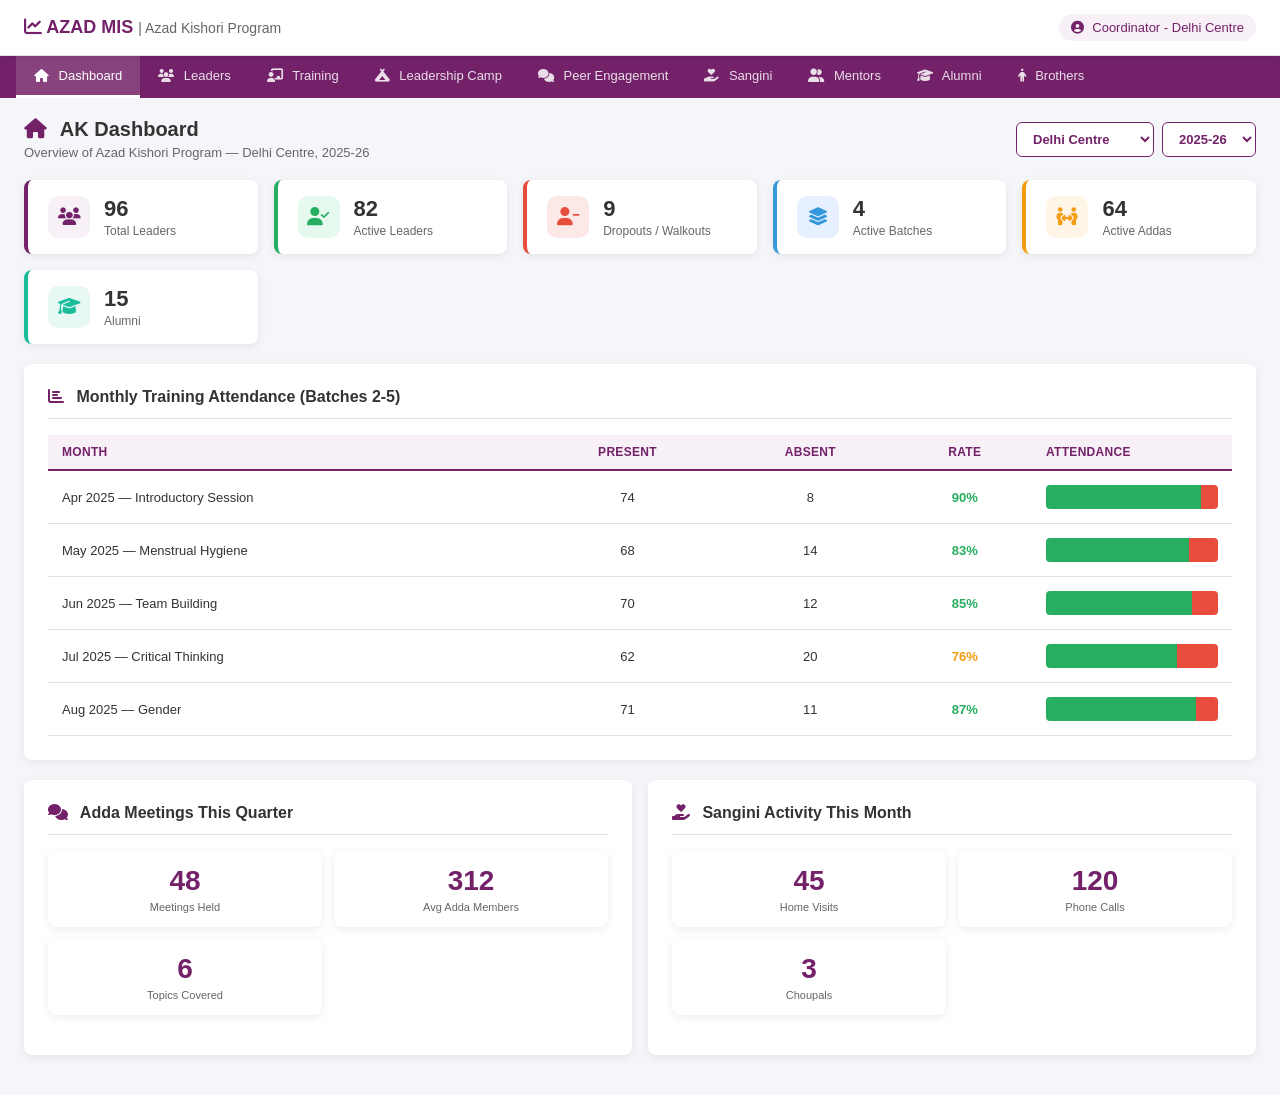
<file: azad/frontend/ak-prototype.html>
<!DOCTYPE html>
<html lang="en">
<head>
<meta charset="UTF-8">
<meta name="viewport" content="width=device-width, initial-scale=1.0">
<title>Azad Kishori - MIS Prototype</title>
<link rel="stylesheet" href="https://cdnjs.cloudflare.com/ajax/libs/font-awesome/6.4.0/css/all.min.css">
<style>
:root {
  --primary: #732269;
  --primary-dark: #5a1b52;
  --primary-light: #9b3d8e;
  --bg: #f4f6f9;
  --white: #ffffff;
  --text: #333333;
  --text-light: #666666;
  --border: #e0e0e0;
  --shadow: 0 2px 8px rgba(0,0,0,0.08);
  --radius: 8px;
}
* { margin:0; padding:0; box-sizing:border-box; }
body { font-family: 'Segoe UI', Tahoma, sans-serif; background: var(--bg); color: var(--text); font-size: 14px; }

/* ── LAYOUT ── */
.app-container { min-height: 100vh; display: flex; flex-direction: column; }
.app-header { background: var(--white); padding: 0 24px; height: 56px; display: flex; align-items: center; justify-content: space-between; border-bottom: 1px solid var(--border); box-shadow: var(--shadow); position: sticky; top: 0; z-index: 100; }
.header-left { display: flex; align-items: center; gap: 12px; }
.header-left h1 { font-size: 18px; color: var(--primary); font-weight: 700; }
.header-left h1 span { color: var(--text-light); font-weight: 400; font-size: 14px; }
.header-right { display: flex; align-items: center; gap: 16px; }
.header-right .user-info { display: flex; align-items: center; gap: 8px; padding: 6px 12px; background: #f8f0f7; border-radius: 20px; font-size: 13px; color: var(--primary); }

/* ── NAV ── */
.app-nav { background: var(--primary); padding: 0 16px; position: sticky; top: 56px; z-index: 99; }
.nav-menu { list-style: none; display: flex; overflow-x: auto; }
.nav-item { color: rgba(255,255,255,0.85); padding: 12px 18px; cursor: pointer; white-space: nowrap; font-size: 13px; font-weight: 500; position: relative; transition: all 0.2s; border-bottom: 3px solid transparent; }
.nav-item:hover, .nav-item.active { background: rgba(255,255,255,0.15); color: white; border-bottom-color: white; }
.nav-item i { margin-right: 6px; }

/* ── MAIN ── */
.app-main { flex: 1; padding: 20px 24px; max-width: 1400px; width: 100%; margin: 0 auto; }

/* ── SCREEN SELECTOR ── */
.screen-selector { display: flex; gap: 8px; margin-bottom: 20px; flex-wrap: wrap; }
.screen-btn { padding: 8px 16px; border: 2px solid var(--border); background: var(--white); border-radius: 20px; cursor: pointer; font-size: 12px; font-weight: 600; color: var(--text-light); transition: all 0.2s; }
.screen-btn:hover { border-color: var(--primary-light); color: var(--primary); }
.screen-btn.active { background: var(--primary); color: white; border-color: var(--primary); }

/* ── PAGE HEADER ── */
.page-header { display: flex; justify-content: space-between; align-items: center; margin-bottom: 20px; }
.page-header h2 { font-size: 20px; color: var(--text); }
.page-header h2 i { color: var(--primary); margin-right: 8px; }
.page-header p { color: var(--text-light); font-size: 13px; margin-top: 4px; }

/* ── FILTER PANEL ── */
.filter-panel { background: var(--white); padding: 16px 20px; border-radius: var(--radius); box-shadow: var(--shadow); margin-bottom: 16px; display: flex; gap: 12px; align-items: flex-end; flex-wrap: wrap; }
.filter-group { display: flex; flex-direction: column; gap: 4px; }
.filter-group label { font-size: 11px; font-weight: 600; color: var(--text-light); text-transform: uppercase; letter-spacing: 0.5px; }
.filter-group select, .filter-group input { padding: 8px 12px; border: 1px solid var(--border); border-radius: 6px; font-size: 13px; min-width: 160px; }
.filter-group select:focus, .filter-group input:focus { border-color: var(--primary); outline: none; box-shadow: 0 0 0 3px rgba(115,34,105,0.1); }

/* ── BUTTONS ── */
.btn { display: inline-flex; align-items: center; gap: 6px; padding: 8px 18px; border: none; border-radius: 6px; font-size: 13px; font-weight: 600; cursor: pointer; transition: all 0.2s; }
.btn-primary { background: var(--primary); color: white; }
.btn-primary:hover { background: var(--primary-dark); }
.btn-outline { background: white; color: var(--primary); border: 1.5px solid var(--primary); }
.btn-outline:hover { background: #f8f0f7; }
.btn-success { background: #27ae60; color: white; }
.btn-success:hover { background: #219a52; }
.btn-danger { background: #e74c3c; color: white; }
.btn-sm { padding: 5px 10px; font-size: 12px; }
.btn-icon { background: none; border: 1px solid var(--border); border-radius: 6px; padding: 6px 10px; cursor: pointer; color: var(--text-light); }
.btn-icon:hover { color: var(--primary); border-color: var(--primary); }

/* ── KPI CARDS ── */
.kpi-grid { display: grid; grid-template-columns: repeat(auto-fit, minmax(200px, 1fr)); gap: 16px; margin-bottom: 20px; }
.kpi-card { background: var(--white); padding: 16px 20px; border-radius: var(--radius); box-shadow: var(--shadow); border-left: 4px solid var(--primary); display: flex; align-items: center; gap: 14px; }
.kpi-card.green { border-left-color: #27ae60; }
.kpi-card.blue { border-left-color: #3498db; }
.kpi-card.orange { border-left-color: #f39c12; }
.kpi-card.red { border-left-color: #e74c3c; }
.kpi-card.teal { border-left-color: #1abc9c; }
.kpi-icon { width: 42px; height: 42px; border-radius: 10px; display: flex; align-items: center; justify-content: center; font-size: 18px; }
.kpi-card .kpi-icon { background: #f8f0f7; color: var(--primary); }
.kpi-card.green .kpi-icon { background: #e6f9ee; color: #27ae60; }
.kpi-card.blue .kpi-icon { background: #e6f0ff; color: #3498db; }
.kpi-card.orange .kpi-icon { background: #fef5e7; color: #f39c12; }
.kpi-card.red .kpi-icon { background: #fde8e8; color: #e74c3c; }
.kpi-card.teal .kpi-icon { background: #e8f8f5; color: #1abc9c; }
.kpi-value { font-size: 22px; font-weight: 700; color: var(--text); }
.kpi-label { font-size: 12px; color: var(--text-light); margin-top: 2px; }

/* ── TABLE ── */
.table-container { background: var(--white); border-radius: var(--radius); box-shadow: var(--shadow); overflow: hidden; margin-bottom: 20px; }
.table-header { padding: 14px 20px; display: flex; justify-content: space-between; align-items: center; border-bottom: 1px solid var(--border); }
.table-header h3 { font-size: 15px; color: var(--text); }
.data-table { width: 100%; border-collapse: collapse; }
.data-table th { background: #f8f0f7; color: var(--primary); padding: 10px 14px; text-align: left; font-size: 12px; font-weight: 600; text-transform: uppercase; letter-spacing: 0.3px; border-bottom: 2px solid var(--primary); white-space: nowrap; }
.data-table td { padding: 10px 14px; border-bottom: 1px solid var(--border); font-size: 13px; }
.data-table tbody tr:hover { background: #faf5f9; }
.data-table .text-center { text-align: center; }

/* ── BADGE ── */
.badge { display: inline-block; padding: 3px 10px; border-radius: 12px; font-size: 11px; font-weight: 600; }
.badge-active { background: #e6f9ee; color: #27ae60; }
.badge-walkout { background: #fde8e8; color: #e74c3c; }
.badge-dropout { background: #fff3e0; color: #f39c12; }
.badge-alumni { background: #e6f0ff; color: #3498db; }
.badge-present { background: #e6f9ee; color: #27ae60; }
.badge-absent { background: #fde8e8; color: #e74c3c; }

/* ── FORM CARD ── */
.form-card { background: var(--white); border-radius: var(--radius); box-shadow: var(--shadow); padding: 24px; margin-bottom: 20px; }
.form-card h3 { font-size: 16px; color: var(--text); margin-bottom: 16px; padding-bottom: 12px; border-bottom: 1px solid var(--border); }
.form-card h3 i { color: var(--primary); margin-right: 8px; }
.form-grid { display: grid; grid-template-columns: repeat(auto-fit, minmax(220px, 1fr)); gap: 14px; }
.form-grid-2 { grid-template-columns: 1fr 1fr; }
.form-grid-3 { grid-template-columns: 1fr 1fr 1fr; }
.form-group { display: flex; flex-direction: column; gap: 4px; }
.form-group label { font-size: 12px; font-weight: 600; color: var(--text-light); }
.form-group input, .form-group select, .form-group textarea { padding: 9px 12px; border: 1px solid var(--border); border-radius: 6px; font-size: 13px; font-family: inherit; }
.form-group textarea { resize: vertical; min-height: 80px; }
.form-group input:focus, .form-group select:focus, .form-group textarea:focus { border-color: var(--primary); outline: none; box-shadow: 0 0 0 3px rgba(115,34,105,0.1); }
.form-section-title { font-size: 14px; font-weight: 700; color: var(--primary); margin: 18px 0 10px; padding: 8px 0; border-bottom: 2px dashed #e8d5e6; grid-column: 1 / -1; }
.form-actions { display: flex; gap: 10px; justify-content: flex-end; margin-top: 20px; padding-top: 16px; border-top: 1px solid var(--border); }

/* ── ATTENDANCE GRID ── */
.attendance-grid { overflow-x: auto; }
.attendance-grid table { min-width: 800px; }
.attendance-grid th.month-header { background: var(--primary); color: white; text-align: center; font-size: 11px; padding: 6px 8px; }
.attendance-grid th.topic-header { background: #e8d5e6; color: var(--primary-dark); text-align: center; font-size: 10px; padding: 4px 8px; font-weight: 500; max-width: 100px; white-space: normal; line-height: 1.3; }
.attendance-grid td.att-cell { text-align: center; padding: 6px; width: 60px; }
.att-present { background: #e6f9ee; color: #27ae60; font-weight: 700; font-size: 16px; }
.att-absent { background: #fde8e8; color: #e74c3c; font-weight: 700; font-size: 16px; }
.att-na { background: #f5f5f5; color: #ccc; }

/* ── MONTHLY CARD ── */
.month-cards { display: grid; grid-template-columns: repeat(auto-fill, minmax(280px, 1fr)); gap: 16px; margin-bottom: 20px; }
.month-card { background: var(--white); border-radius: var(--radius); box-shadow: var(--shadow); overflow: hidden; }
.month-card-header { padding: 12px 16px; font-weight: 700; font-size: 13px; color: white; display: flex; justify-content: space-between; align-items: center; }
.month-card-header.conducted { background: #27ae60; }
.month-card-header.planned { background: #f39c12; }
.month-card-header.not-done { background: #bdc3c7; }
.month-card-body { padding: 14px 16px; }
.month-card-body .metric { display: flex; justify-content: space-between; padding: 6px 0; border-bottom: 1px solid #f0f0f0; font-size: 13px; }
.month-card-body .metric:last-child { border-bottom: none; }
.month-card-body .metric-label { color: var(--text-light); }
.month-card-body .metric-value { font-weight: 700; }

/* ── TAB ── */
.tab-nav { display: flex; gap: 0; border-bottom: 2px solid var(--border); margin-bottom: 16px; }
.tab-btn { padding: 10px 20px; border: none; background: none; font-size: 13px; font-weight: 600; color: var(--text-light); cursor: pointer; border-bottom: 3px solid transparent; margin-bottom: -2px; transition: all 0.2s; }
.tab-btn.active { color: var(--primary); border-bottom-color: var(--primary); }
.tab-btn:hover { color: var(--primary); }
.tab-content { display: none; }
.tab-content.active { display: block; }

/* ── STAT BAR ── */
.stat-bar { display: flex; height: 24px; border-radius: 4px; overflow: hidden; margin: 4px 0; }
.stat-bar .present { background: #27ae60; }
.stat-bar .absent { background: #e74c3c; }
.stat-bar-label { display: flex; justify-content: space-between; font-size: 11px; color: var(--text-light); }

/* ── CHECKBOX LIST ── */
.check-list { display: flex; flex-direction: column; gap: 0; max-height: 350px; overflow-y: auto; }
.check-item { display: flex; align-items: center; gap: 10px; padding: 8px 12px; border-bottom: 1px solid #f0f0f0; transition: background 0.1s; }
.check-item:hover { background: #faf5f9; }
.check-item input[type="checkbox"] { width: 18px; height: 18px; accent-color: var(--primary); }
.check-item .name { flex: 1; font-size: 13px; }
.check-item .meta { font-size: 11px; color: var(--text-light); }

/* ── SANGINI CARD ── */
.sangini-summary { display: grid; grid-template-columns: repeat(auto-fit, minmax(180px, 1fr)); gap: 12px; margin-bottom: 16px; }
.sangini-stat { background: var(--white); padding: 14px; border-radius: var(--radius); text-align: center; box-shadow: var(--shadow); }
.sangini-stat .num { font-size: 28px; font-weight: 700; color: var(--primary); }
.sangini-stat .lbl { font-size: 11px; color: var(--text-light); margin-top: 4px; }

/* ── SCREEN ── */
.screen { display: none; }
.screen.active { display: block; }

/* ── MODAL ── */
.modal-overlay { display: none; position: fixed; top: 0; left: 0; width: 100%; height: 100%; background: rgba(0,0,0,0.5); z-index: 200; justify-content: center; align-items: flex-start; padding-top: 60px; }
.modal-overlay.show { display: flex; }
.modal { background: var(--white); border-radius: var(--radius); width: 90%; max-width: 700px; max-height: 80vh; overflow-y: auto; box-shadow: 0 12px 40px rgba(0,0,0,0.2); }
.modal-header { padding: 16px 20px; display: flex; justify-content: space-between; align-items: center; border-bottom: 1px solid var(--border); position: sticky; top: 0; background: var(--white); z-index: 1; }
.modal-header h3 { font-size: 16px; }
.modal-close { background: none; border: none; font-size: 18px; cursor: pointer; color: var(--text-light); padding: 4px 8px; }
.modal-body { padding: 20px; }
.modal-footer { padding: 14px 20px; border-top: 1px solid var(--border); display: flex; gap: 10px; justify-content: flex-end; position: sticky; bottom: 0; background: var(--white); }

/* ── ALUMNI TIMELINE ── */
.transform-grid { display: grid; grid-template-columns: 1fr 1fr; gap: 12px; }
.transform-card { background: var(--white); border-radius: var(--radius); border: 1px solid var(--border); padding: 14px; }
.transform-card h4 { font-size: 13px; color: var(--primary); margin-bottom: 8px; }
.transform-card .status-yes { color: #27ae60; font-weight: 700; }
.transform-card .status-no { color: #e74c3c; font-weight: 700; }
.transform-card .detail { font-size: 12px; color: var(--text-light); margin-top: 4px; line-height: 1.4; }

/* ── RESPONSIVE ── */
@media (max-width: 768px) {
  .form-grid { grid-template-columns: 1fr; }
  .filter-panel { flex-direction: column; }
  .kpi-grid { grid-template-columns: 1fr 1fr; }
  .transform-grid { grid-template-columns: 1fr; }
}
</style>
</head>
<body>

<div class="app-container">
  <!-- HEADER -->
  <header class="app-header">
    <div class="header-left">
      <h1><i class="fas fa-chart-line" style="color:var(--primary)"></i> AZAD MIS <span>| Azad Kishori Program</span></h1>
    </div>
    <div class="header-right">
      <div class="user-info"><i class="fas fa-user-circle"></i> Coordinator - Delhi Centre</div>
    </div>
  </header>

  <!-- NAV -->
  <nav class="app-nav">
    <ul class="nav-menu">
      <li class="nav-item active" onclick="showScreen('dashboard')"><i class="fas fa-home"></i> Dashboard</li>
      <li class="nav-item" onclick="showScreen('leaders')"><i class="fas fa-users"></i> Leaders</li>
      <li class="nav-item" onclick="showScreen('training')"><i class="fas fa-chalkboard-teacher"></i> Training</li>
      <li class="nav-item" onclick="showScreen('camp')"><i class="fas fa-campground"></i> Leadership Camp</li>
      <li class="nav-item" onclick="showScreen('adda')"><i class="fas fa-comments"></i> Peer Engagement</li>
      <li class="nav-item" onclick="showScreen('sangini')"><i class="fas fa-hand-holding-heart"></i> Sangini</li>
      <li class="nav-item" onclick="showScreen('mentors')"><i class="fas fa-user-friends"></i> Mentors</li>
      <li class="nav-item" onclick="showScreen('alumni')"><i class="fas fa-graduation-cap"></i> Alumni</li>
      <li class="nav-item" onclick="showScreen('brothers')"><i class="fas fa-male"></i> Brothers</li>
    </ul>
  </nav>

  <!-- MAIN -->
  <main class="app-main">

    <!-- ═══════════════════════════════════════════════ -->
    <!-- SCREEN 1: DASHBOARD -->
    <!-- ═══════════════════════════════════════════════ -->
    <div id="screen-dashboard" class="screen active">
      <div class="page-header">
        <div>
          <h2><i class="fas fa-home"></i> AK Dashboard</h2>
          <p>Overview of Azad Kishori Program — Delhi Centre, 2025-26</p>
        </div>
        <div style="display:flex; gap:8px;">
          <select class="btn btn-outline" style="padding:8px 12px; font-size:13px;">
            <option>Delhi Centre</option><option>Jaipur Centre</option><option>Kolkata Centre</option>
          </select>
          <select class="btn btn-outline" style="padding:8px 12px; font-size:13px;">
            <option>2025-26</option><option>2024-25</option>
          </select>
        </div>
      </div>

      <div class="kpi-grid">
        <div class="kpi-card">
          <div class="kpi-icon"><i class="fas fa-users"></i></div>
          <div><div class="kpi-value">96</div><div class="kpi-label">Total Leaders</div></div>
        </div>
        <div class="kpi-card green">
          <div class="kpi-icon"><i class="fas fa-user-check"></i></div>
          <div><div class="kpi-value">82</div><div class="kpi-label">Active Leaders</div></div>
        </div>
        <div class="kpi-card red">
          <div class="kpi-icon"><i class="fas fa-user-minus"></i></div>
          <div><div class="kpi-value">9</div><div class="kpi-label">Dropouts / Walkouts</div></div>
        </div>
        <div class="kpi-card blue">
          <div class="kpi-icon"><i class="fas fa-layer-group"></i></div>
          <div><div class="kpi-value">4</div><div class="kpi-label">Active Batches</div></div>
        </div>
        <div class="kpi-card orange">
          <div class="kpi-icon"><i class="fas fa-people-arrows"></i></div>
          <div><div class="kpi-value">64</div><div class="kpi-label">Active Addas</div></div>
        </div>
        <div class="kpi-card teal">
          <div class="kpi-icon"><i class="fas fa-graduation-cap"></i></div>
          <div><div class="kpi-value">15</div><div class="kpi-label">Alumni</div></div>
        </div>
      </div>

      <!-- Training Attendance Summary -->
      <div class="form-card">
        <h3><i class="fas fa-chart-bar"></i> Monthly Training Attendance (Batches 2-5)</h3>
        <div style="overflow-x:auto;">
          <table class="data-table">
            <thead>
              <tr>
                <th>Month</th>
                <th class="text-center">Present</th>
                <th class="text-center">Absent</th>
                <th class="text-center">Rate</th>
                <th style="width:200px;">Attendance</th>
              </tr>
            </thead>
            <tbody>
              <tr><td>Apr 2025 — Introductory Session</td><td class="text-center">74</td><td class="text-center">8</td><td class="text-center" style="font-weight:700; color:#27ae60;">90%</td><td><div class="stat-bar"><div class="present" style="width:90%"></div><div class="absent" style="width:10%"></div></div></td></tr>
              <tr><td>May 2025 — Menstrual Hygiene</td><td class="text-center">68</td><td class="text-center">14</td><td class="text-center" style="font-weight:700; color:#27ae60;">83%</td><td><div class="stat-bar"><div class="present" style="width:83%"></div><div class="absent" style="width:17%"></div></div></td></tr>
              <tr><td>Jun 2025 — Team Building</td><td class="text-center">70</td><td class="text-center">12</td><td class="text-center" style="font-weight:700; color:#27ae60;">85%</td><td><div class="stat-bar"><div class="present" style="width:85%"></div><div class="absent" style="width:15%"></div></div></td></tr>
              <tr><td>Jul 2025 — Critical Thinking</td><td class="text-center">62</td><td class="text-center">20</td><td class="text-center" style="font-weight:700; color:#f39c12;">76%</td><td><div class="stat-bar"><div class="present" style="width:76%"></div><div class="absent" style="width:24%"></div></div></td></tr>
              <tr><td>Aug 2025 — Gender</td><td class="text-center">71</td><td class="text-center">11</td><td class="text-center" style="font-weight:700; color:#27ae60;">87%</td><td><div class="stat-bar"><div class="present" style="width:87%"></div><div class="absent" style="width:13%"></div></div></td></tr>
            </tbody>
          </table>
        </div>
      </div>

      <!-- Adda Summary + Sangini Quick View -->
      <div style="display:grid; grid-template-columns:1fr 1fr; gap:16px;">
        <div class="form-card">
          <h3><i class="fas fa-comments"></i> Adda Meetings This Quarter</h3>
          <div class="sangini-summary">
            <div class="sangini-stat"><div class="num">48</div><div class="lbl">Meetings Held</div></div>
            <div class="sangini-stat"><div class="num">312</div><div class="lbl">Avg Adda Members</div></div>
            <div class="sangini-stat"><div class="num">6</div><div class="lbl">Topics Covered</div></div>
          </div>
        </div>
        <div class="form-card">
          <h3><i class="fas fa-hand-holding-heart"></i> Sangini Activity This Month</h3>
          <div class="sangini-summary">
            <div class="sangini-stat"><div class="num">45</div><div class="lbl">Home Visits</div></div>
            <div class="sangini-stat"><div class="num">120</div><div class="lbl">Phone Calls</div></div>
            <div class="sangini-stat"><div class="num">3</div><div class="lbl">Choupals</div></div>
          </div>
        </div>
      </div>
    </div>

    <!-- ═══════════════════════════════════════════════ -->
    <!-- SCREEN 2: LEADERS (PROFILE) -->
    <!-- ═══════════════════════════════════════════════ -->
    <div id="screen-leaders" class="screen">
      <div class="page-header">
        <div>
          <h2><i class="fas fa-users"></i> Leaders Registry</h2>
          <p>Profile of all Azad Kishori leaders — demographics, education, and family</p>
        </div>
        <button class="btn btn-primary" onclick="showModal('modal-add-leader')"><i class="fas fa-plus"></i> Add Leader</button>
      </div>

      <div class="filter-panel">
        <div class="filter-group">
          <label>Centre</label>
          <select><option>All Centres</option><option>Delhi</option><option>Jaipur</option><option>Kolkata</option></select>
        </div>
        <div class="filter-group">
          <label>Batch</label>
          <select><option>All Batches</option><option>Batch 2</option><option>Batch 3</option><option>Batch 4</option><option>Batch 5</option></select>
        </div>
        <div class="filter-group">
          <label>Status</label>
          <select><option>All</option><option>Active</option><option>Walkout</option><option>Dropout</option></select>
        </div>
        <div class="filter-group">
          <label>Search</label>
          <input type="text" placeholder="Search by name...">
        </div>
        <button class="btn btn-primary"><i class="fas fa-search"></i> Filter</button>
        <button class="btn btn-outline"><i class="fas fa-download"></i> Export</button>
      </div>

      <div class="table-container">
        <div style="overflow-x:auto;">
          <table class="data-table">
            <thead>
              <tr>
                <th>S.No</th><th>Centre</th><th>Batch</th><th>Name</th><th>Status</th>
                <th>Age</th><th>Education</th><th>Category</th><th>Religion</th>
                <th>Gender</th><th>Family Income</th><th>Per Capita</th><th>Actions</th>
              </tr>
            </thead>
            <tbody>
              <tr><td>1</td><td>Delhi</td><td>Batch 2</td><td style="font-weight:600;">Sunita Devi</td><td><span class="badge badge-active">Active</span></td><td>17</td><td>12th</td><td>SC</td><td>Hindu</td><td>Cis Woman</td><td>₹12,000</td><td>₹2,000</td><td><button class="btn-icon" title="View" onclick="showModal('modal-view-leader')"><i class="fas fa-eye"></i></button> <button class="btn-icon" title="Edit"><i class="fas fa-edit"></i></button></td></tr>
              <tr><td>2</td><td>Delhi</td><td>Batch 2</td><td style="font-weight:600;">Nazia Begum</td><td><span class="badge badge-active">Active</span></td><td>16</td><td>11th</td><td>OBC</td><td>Muslim</td><td>Cis Woman</td><td>₹8,000</td><td>₹1,333</td><td><button class="btn-icon"><i class="fas fa-eye"></i></button> <button class="btn-icon"><i class="fas fa-edit"></i></button></td></tr>
              <tr><td>3</td><td>Delhi</td><td>Batch 3</td><td style="font-weight:600;">Priya Yadav</td><td><span class="badge badge-active">Active</span></td><td>18</td><td>12th</td><td>OBC</td><td>Hindu</td><td>Cis Woman</td><td>₹15,000</td><td>₹2,500</td><td><button class="btn-icon"><i class="fas fa-eye"></i></button> <button class="btn-icon"><i class="fas fa-edit"></i></button></td></tr>
              <tr><td>4</td><td>Delhi</td><td>Batch 3</td><td style="font-weight:600;">Renu Singh</td><td><span class="badge badge-walkout">Walkout</span></td><td>16</td><td>10th</td><td>General</td><td>Hindu</td><td>Cis Woman</td><td>₹20,000</td><td>₹3,333</td><td><button class="btn-icon"><i class="fas fa-eye"></i></button> <button class="btn-icon"><i class="fas fa-edit"></i></button></td></tr>
              <tr><td>5</td><td>Delhi</td><td>Batch 4</td><td style="font-weight:600;">Amina Khatun</td><td><span class="badge badge-active">Active</span></td><td>15</td><td>9th</td><td>General</td><td>Muslim</td><td>Cis Woman</td><td>₹10,000</td><td>₹1,667</td><td><button class="btn-icon"><i class="fas fa-eye"></i></button> <button class="btn-icon"><i class="fas fa-edit"></i></button></td></tr>
              <tr><td>6</td><td>Delhi</td><td>Batch 5</td><td style="font-weight:600;">Kavita Devi</td><td><span class="badge badge-dropout">Dropout</span></td><td>17</td><td>11th</td><td>SC</td><td>Hindu</td><td>Cis Woman</td><td>₹6,000</td><td>₹857</td><td><button class="btn-icon"><i class="fas fa-eye"></i></button> <button class="btn-icon"><i class="fas fa-edit"></i></button></td></tr>
            </tbody>
          </table>
        </div>
      </div>
    </div>

    <!-- ═══════════════════════════════════════════════ -->
    <!-- SCREEN 3: TRAINING -->
    <!-- ═══════════════════════════════════════════════ -->
    <div id="screen-training" class="screen">
      <div class="page-header">
        <div>
          <h2><i class="fas fa-chalkboard-teacher"></i> Training — Leadership Engagement</h2>
          <p>Monthly training sessions and attendance tracking</p>
        </div>
        <button class="btn btn-primary" onclick="showModal('modal-take-attendance')"><i class="fas fa-clipboard-check"></i> Take Attendance</button>
      </div>

      <div class="filter-panel">
        <div class="filter-group"><label>Batch</label><select><option>All Batches</option><option>Batch 2-4</option><option>Batch 5</option></select></div>
        <div class="filter-group"><label>Quarter</label><select><option>Q1 (Apr-Jun)</option><option>Q2 (Jul-Sep)</option><option>Q3 (Oct-Dec)</option><option>Q4 (Jan-Mar)</option></select></div>
        <div class="filter-group"><label>View</label><select><option>Grid View</option><option>Session Cards</option></select></div>
        <button class="btn btn-primary"><i class="fas fa-sync"></i> Load</button>
      </div>

      <!-- Session Cards View -->
      <div class="month-cards">
        <div class="month-card">
          <div class="month-card-header conducted"><span>APR 2025 — Introductory Session</span> <span class="badge" style="background:rgba(255,255,255,0.3); color:white;">✓ Done</span></div>
          <div class="month-card-body">
            <div class="metric"><span class="metric-label">Present</span><span class="metric-value" style="color:#27ae60;">74 / 82</span></div>
            <div class="metric"><span class="metric-label">Attendance Rate</span><span class="metric-value">90.2%</span></div>
            <div class="metric"><span class="metric-label">Session Date</span><span class="metric-value">15 Apr 2025</span></div>
            <div style="margin-top:8px;"><button class="btn btn-sm btn-outline" style="width:100%;">View Attendance</button></div>
          </div>
        </div>
        <div class="month-card">
          <div class="month-card-header conducted"><span>MAY 2025 — Menstrual Hygiene</span> <span class="badge" style="background:rgba(255,255,255,0.3); color:white;">✓ Done</span></div>
          <div class="month-card-body">
            <div class="metric"><span class="metric-label">Present</span><span class="metric-value" style="color:#27ae60;">68 / 82</span></div>
            <div class="metric"><span class="metric-label">Attendance Rate</span><span class="metric-value">82.9%</span></div>
            <div class="metric"><span class="metric-label">Session Date</span><span class="metric-value">20 May 2025</span></div>
            <div style="margin-top:8px;"><button class="btn btn-sm btn-outline" style="width:100%;">View Attendance</button></div>
          </div>
        </div>
        <div class="month-card">
          <div class="month-card-header conducted"><span>JUN 2025 — Team Building</span> <span class="badge" style="background:rgba(255,255,255,0.3); color:white;">✓ Done</span></div>
          <div class="month-card-body">
            <div class="metric"><span class="metric-label">Present</span><span class="metric-value" style="color:#27ae60;">70 / 82</span></div>
            <div class="metric"><span class="metric-label">Attendance Rate</span><span class="metric-value">85.4%</span></div>
            <div class="metric"><span class="metric-label">Session Date</span><span class="metric-value">18 Jun 2025</span></div>
            <div style="margin-top:8px;"><button class="btn btn-sm btn-outline" style="width:100%;">View Attendance</button></div>
          </div>
        </div>
        <div class="month-card">
          <div class="month-card-header planned"><span>JUL 2025 — Critical Thinking</span> <span class="badge" style="background:rgba(255,255,255,0.3); color:white;">Planned</span></div>
          <div class="month-card-body">
            <div class="metric"><span class="metric-label">Planned Date</span><span class="metric-value">22 Jul 2025</span></div>
            <div class="metric"><span class="metric-label">Expected</span><span class="metric-value">82 leaders</span></div>
            <div style="margin-top:8px;"><button class="btn btn-sm btn-primary" style="width:100%;"><i class="fas fa-clipboard-check"></i> Take Attendance</button></div>
          </div>
        </div>
        <div class="month-card">
          <div class="month-card-header not-done"><span>AUG 2025 — Gender</span> <span class="badge" style="background:rgba(0,0,0,0.15); color:white;">Not Scheduled</span></div>
          <div class="month-card-body">
            <div class="metric"><span class="metric-label">Topic</span><span class="metric-value">Gender</span></div>
            <div style="margin-top:8px;"><button class="btn btn-sm btn-outline" style="width:100%;"><i class="fas fa-calendar-plus"></i> Schedule Session</button></div>
          </div>
        </div>
      </div>

      <!-- Attendance Grid View -->
      <div class="table-container">
        <div class="table-header"><h3>Attendance Grid — Batch 2-4</h3><button class="btn btn-sm btn-outline"><i class="fas fa-download"></i> Export</button></div>
        <div class="attendance-grid">
          <table class="data-table">
            <thead>
              <tr>
                <th rowspan="2">S.No</th><th rowspan="2">Name</th><th rowspan="2">Batch</th><th rowspan="2">Status</th>
                <th class="month-header" colspan="1">Apr 2025</th>
                <th class="month-header" colspan="1">May 2025</th>
                <th class="month-header" colspan="1">Jun 2025</th>
                <th class="month-header" colspan="1">Jul 2025</th>
                <th class="month-header" colspan="1">Aug 2025</th>
                <th class="month-header" colspan="1">Sep 2025</th>
              </tr>
              <tr>
                <th class="topic-header">Introductory Session</th>
                <th class="topic-header">Menstrual Hygiene</th>
                <th class="topic-header">Team Building</th>
                <th class="topic-header">Critical Thinking</th>
                <th class="topic-header">Gender</th>
                <th class="topic-header">Digital Literacy</th>
              </tr>
            </thead>
            <tbody>
              <tr><td>1</td><td style="font-weight:600;">Sunita Devi</td><td>B2</td><td><span class="badge badge-active">Active</span></td><td class="att-cell att-present">✓</td><td class="att-cell att-present">✓</td><td class="att-cell att-present">✓</td><td class="att-cell att-present">✓</td><td class="att-cell att-absent">✗</td><td class="att-cell att-na">—</td></tr>
              <tr><td>2</td><td style="font-weight:600;">Nazia Begum</td><td>B2</td><td><span class="badge badge-active">Active</span></td><td class="att-cell att-present">✓</td><td class="att-cell att-absent">✗</td><td class="att-cell att-present">✓</td><td class="att-cell att-present">✓</td><td class="att-cell att-present">✓</td><td class="att-cell att-na">—</td></tr>
              <tr><td>3</td><td style="font-weight:600;">Priya Yadav</td><td>B3</td><td><span class="badge badge-active">Active</span></td><td class="att-cell att-present">✓</td><td class="att-cell att-present">✓</td><td class="att-cell att-absent">✗</td><td class="att-cell att-present">✓</td><td class="att-cell att-present">✓</td><td class="att-cell att-na">—</td></tr>
              <tr><td>4</td><td style="font-weight:600; color:#e74c3c;">Renu Singh</td><td>B3</td><td><span class="badge badge-walkout">Walkout</span></td><td class="att-cell att-present">✓</td><td class="att-cell att-present">✓</td><td class="att-cell att-na" colspan="4" style="font-style:italic; color:#999; font-size:11px;">— Walkout —</td></tr>
              <tr><td>5</td><td style="font-weight:600;">Amina Khatun</td><td>B4</td><td><span class="badge badge-active">Active</span></td><td class="att-cell att-present">✓</td><td class="att-cell att-present">✓</td><td class="att-cell att-present">✓</td><td class="att-cell att-absent">✗</td><td class="att-cell att-present">✓</td><td class="att-cell att-na">—</td></tr>
            </tbody>
            <tfoot>
              <tr style="background:#f8f0f7; font-weight:700;">
                <td colspan="4" style="text-align:right; padding-right:20px;">Total Present / Total Active</td>
                <td class="text-center">74/82</td><td class="text-center">68/82</td><td class="text-center">70/82</td><td class="text-center">62/82</td><td class="text-center">71/82</td><td class="text-center">—</td>
              </tr>
              <tr style="background:#f8f0f7;">
                <td colspan="4" style="text-align:right; padding-right:20px; font-weight:700;">Attendance %</td>
                <td class="text-center" style="color:#27ae60; font-weight:700;">90%</td><td class="text-center" style="color:#27ae60; font-weight:700;">83%</td><td class="text-center" style="color:#27ae60; font-weight:700;">85%</td><td class="text-center" style="color:#f39c12; font-weight:700;">76%</td><td class="text-center" style="color:#27ae60; font-weight:700;">87%</td><td class="text-center">—</td>
              </tr>
            </tfoot>
          </table>
        </div>
      </div>
    </div>

    <!-- ═══════════════════════════════════════════════ -->
    <!-- SCREEN 4: LEADERSHIP CAMP -->
    <!-- ═══════════════════════════════════════════════ -->
    <div id="screen-camp" class="screen">
      <div class="page-header">
        <div>
          <h2><i class="fas fa-campground"></i> Leadership Camp</h2>
          <p>Multi-day camp attendance — 28 Sep to 1 Oct 2025</p>
        </div>
        <button class="btn btn-primary"><i class="fas fa-plus"></i> Create Camp</button>
      </div>

      <div class="form-card">
        <h3><i class="fas fa-info-circle"></i> Camp Details</h3>
        <div class="form-grid form-grid-3" style="margin-bottom:16px;">
          <div class="form-group"><label>Camp Name</label><input value="Leadership Camp 2025" readonly style="background:#f8f8f8;"></div>
          <div class="form-group"><label>Date Range</label><input value="28 Sep — 1 Oct 2025" readonly style="background:#f8f8f8;"></div>
          <div class="form-group"><label>Duration</label><input value="4 Days" readonly style="background:#f8f8f8;"></div>
        </div>
      </div>

      <div class="table-container">
        <div class="table-header"><h3>Camp Attendance (Batch 2-4)</h3></div>
        <div class="attendance-grid">
          <table class="data-table">
            <thead>
              <tr>
                <th rowspan="2">S.No</th><th rowspan="2">Name</th><th rowspan="2">Batch</th><th rowspan="2">Status</th>
                <th class="month-header" colspan="2">Day 1 — 28 Sep</th>
                <th class="month-header" colspan="2">Day 2 — 29 Sep</th>
                <th class="month-header" colspan="2">Day 3 — 30 Sep</th>
                <th class="month-header" colspan="2">Day 4 — 1 Oct</th>
              </tr>
              <tr>
                <th class="topic-header">Career & Education</th><th class="topic-header">Attend</th>
                <th class="topic-header">Goal Setting</th><th class="topic-header">Attend</th>
                <th class="topic-header">Self Defence</th><th class="topic-header">Attend</th>
                <th class="topic-header">Reflection</th><th class="topic-header">Attend</th>
              </tr>
            </thead>
            <tbody>
              <tr><td>1</td><td style="font-weight:600;">Sunita Devi</td><td>B2</td><td><span class="badge badge-active">Active</span></td><td class="att-cell" style="font-size:11px;">Career & Edu</td><td class="att-cell att-present">✓</td><td class="att-cell" style="font-size:11px;">Goal Setting</td><td class="att-cell att-present">✓</td><td class="att-cell" style="font-size:11px;">Self Defence</td><td class="att-cell att-present">✓</td><td class="att-cell" style="font-size:11px;">Reflection</td><td class="att-cell att-present">✓</td></tr>
              <tr><td>2</td><td style="font-weight:600;">Nazia Begum</td><td>B2</td><td><span class="badge badge-active">Active</span></td><td class="att-cell" style="font-size:11px;">Career & Edu</td><td class="att-cell att-present">✓</td><td class="att-cell" style="font-size:11px;">Goal Setting</td><td class="att-cell att-absent">✗</td><td class="att-cell" style="font-size:11px;">Self Defence</td><td class="att-cell att-present">✓</td><td class="att-cell" style="font-size:11px;">Reflection</td><td class="att-cell att-present">✓</td></tr>
              <tr><td>3</td><td style="font-weight:600;">Priya Yadav</td><td>B3</td><td><span class="badge badge-active">Active</span></td><td class="att-cell" style="font-size:11px;">Career & Edu</td><td class="att-cell att-present">✓</td><td class="att-cell" style="font-size:11px;">Goal Setting</td><td class="att-cell att-present">✓</td><td class="att-cell" style="font-size:11px;">Self Defence</td><td class="att-cell att-absent">✗</td><td class="att-cell" style="font-size:11px;">Reflection</td><td class="att-cell att-present">✓</td></tr>
            </tbody>
            <tfoot>
              <tr style="background:#f8f0f7; font-weight:700;">
                <td colspan="4" style="text-align:right;">Attendance →</td>
                <td></td><td class="text-center">61/65</td><td></td><td class="text-center">58/65</td><td></td><td class="text-center">55/65</td><td></td><td class="text-center">63/65</td>
              </tr>
            </tfoot>
          </table>
        </div>
      </div>
    </div>

    <!-- ═══════════════════════════════════════════════ -->
    <!-- SCREEN 5: PEER ENGAGEMENT (ADDA) -->
    <!-- ═══════════════════════════════════════════════ -->
    <div id="screen-adda" class="screen">
      <div class="page-header">
        <div>
          <h2><i class="fas fa-comments"></i> Peer Engagement — Adda Meetings</h2>
          <p>Track Adda meetings, topics cascaded, and member attendance</p>
        </div>
        <button class="btn btn-primary" onclick="showModal('modal-adda-report')"><i class="fas fa-plus"></i> Log Monthly Report</button>
      </div>

      <div class="filter-panel">
        <div class="filter-group"><label>Month</label><select><option>October 2025</option><option>November 2025</option><option>December 2025</option></select></div>
        <div class="filter-group"><label>Batch</label><select><option>All</option><option>Batch 2</option><option>Batch 3</option><option>Batch 4</option></select></div>
        <button class="btn btn-primary"><i class="fas fa-sync"></i> Load</button>
      </div>

      <div class="kpi-grid">
        <div class="kpi-card green"><div class="kpi-icon"><i class="fas fa-clipboard-check"></i></div><div><div class="kpi-value">52/64</div><div class="kpi-label">Meetings Held</div></div></div>
        <div class="kpi-card blue"><div class="kpi-icon"><i class="fas fa-users"></i></div><div><div class="kpi-value">312</div><div class="kpi-label">Total Adda Members</div></div></div>
        <div class="kpi-card orange"><div class="kpi-icon"><i class="fas fa-chart-line"></i></div><div><div class="kpi-value">78%</div><div class="kpi-label">Avg Attendance</div></div></div>
        <div class="kpi-card"><div class="kpi-icon"><i class="fas fa-book"></i></div><div><div class="kpi-value">Team Building</div><div class="kpi-label">Topic This Month</div></div></div>
      </div>

      <div class="table-container">
        <div class="table-header"><h3>Adda Report — October 2025</h3><button class="btn btn-sm btn-outline"><i class="fas fa-download"></i> Export</button></div>
        <div style="overflow-x:auto;">
          <table class="data-table">
            <thead>
              <tr>
                <th>S.No</th><th>Leader Name</th><th>Batch</th><th>Status</th>
                <th class="text-center">Adda Members</th>
                <th class="text-center">Meeting Held?</th>
                <th>Training Topic</th><th>Date</th>
                <th class="text-center">Members Attended</th>
                <th class="text-center">Attend %</th>
              </tr>
            </thead>
            <tbody>
              <tr><td>1</td><td style="font-weight:600;">Sunita Devi</td><td>B2</td><td><span class="badge badge-active">Active</span></td><td class="text-center">6</td><td class="text-center"><span style="color:#27ae60; font-weight:700;">Yes</span></td><td>Team Building</td><td>12 Oct</td><td class="text-center">5</td><td class="text-center" style="color:#27ae60; font-weight:700;">83%</td></tr>
              <tr><td>2</td><td style="font-weight:600;">Nazia Begum</td><td>B2</td><td><span class="badge badge-active">Active</span></td><td class="text-center">5</td><td class="text-center"><span style="color:#27ae60; font-weight:700;">Yes</span></td><td>Team Building</td><td>14 Oct</td><td class="text-center">4</td><td class="text-center" style="color:#27ae60; font-weight:700;">80%</td></tr>
              <tr><td>3</td><td style="font-weight:600;">Priya Yadav</td><td>B3</td><td><span class="badge badge-active">Active</span></td><td class="text-center">7</td><td class="text-center"><span style="color:#e74c3c; font-weight:700;">No</span></td><td colspan="3" style="color:#999; font-style:italic;">— Meeting not held —</td><td></td></tr>
              <tr><td>4</td><td style="font-weight:600;">Amina Khatun</td><td>B4</td><td><span class="badge badge-active">Active</span></td><td class="text-center">5</td><td class="text-center"><span style="color:#27ae60; font-weight:700;">Yes</span></td><td>Team Building</td><td>15 Oct</td><td class="text-center">5</td><td class="text-center" style="color:#27ae60; font-weight:700;">100%</td></tr>
            </tbody>
          </table>
        </div>
      </div>
    </div>

    <!-- ═══════════════════════════════════════════════ -->
    <!-- SCREEN 6: SANGINI -->
    <!-- ═══════════════════════════════════════════════ -->
    <div id="screen-sangini" class="screen">
      <div class="page-header">
        <div>
          <h2><i class="fas fa-hand-holding-heart"></i> Sangini Activity Tracker</h2>
          <p>Monthly aggregate tracking — home visits, phone calls, choupals, capacity training</p>
        </div>
        <button class="btn btn-primary" onclick="showModal('modal-sangini-entry')"><i class="fas fa-plus"></i> Add Monthly Entry</button>
      </div>

      <div class="filter-panel">
        <div class="filter-group"><label>Year</label><select><option>2025-26</option></select></div>
        <div class="filter-group"><label>Sangini</label><select><option>All</option><option>Meera Devi</option></select></div>
        <button class="btn btn-primary"><i class="fas fa-sync"></i> Load</button>
      </div>

      <div class="sangini-summary">
        <div class="sangini-stat"><div class="num">82</div><div class="lbl">Active Leaders</div></div>
        <div class="sangini-stat"><div class="num">64</div><div class="lbl">Active Addas</div></div>
        <div class="sangini-stat"><div class="num">312</div><div class="lbl">Active Adda Members</div></div>
      </div>

      <div class="table-container">
        <div class="table-header"><h3>Monthly Activity — 2025-26</h3></div>
        <div style="overflow-x:auto;">
          <table class="data-table">
            <thead>
              <tr>
                <th rowspan="2">Month</th><th rowspan="2">Sangini Name</th>
                <th rowspan="2" class="text-center">Active Leaders</th>
                <th rowspan="2" class="text-center">Active Addas</th>
                <th rowspan="2" class="text-center">Home Visits</th>
                <th rowspan="2" class="text-center">Phone Calls</th>
                <th class="month-header" colspan="4" style="text-align:center;">Choupal</th>
                <th class="month-header" colspan="2" style="text-align:center;">Capacity Training</th>
              </tr>
              <tr>
                <th class="topic-header">Count</th>
                <th class="topic-header">Participants</th>
                <th class="topic-header">Male</th>
                <th class="topic-header">Female</th>
                <th class="topic-header">Training Name</th>
                <th class="topic-header">Date</th>
              </tr>
            </thead>
            <tbody>
              <tr><td style="font-weight:600;">April 2025</td><td>Meera Devi</td><td class="text-center">82</td><td class="text-center">64</td><td class="text-center">42</td><td class="text-center">95</td><td class="text-center">2</td><td class="text-center">45</td><td class="text-center">12</td><td class="text-center">33</td><td>Gender Awareness</td><td>18 Apr</td></tr>
              <tr><td style="font-weight:600;">May 2025</td><td>Meera Devi</td><td class="text-center">82</td><td class="text-center">64</td><td class="text-center">38</td><td class="text-center">110</td><td class="text-center">3</td><td class="text-center">62</td><td class="text-center">18</td><td class="text-center">44</td><td>Menstrual Health</td><td>22 May</td></tr>
              <tr><td style="font-weight:600;">June 2025</td><td>Meera Devi</td><td class="text-center">80</td><td class="text-center">63</td><td class="text-center">50</td><td class="text-center">125</td><td class="text-center">2</td><td class="text-center">38</td><td class="text-center">10</td><td class="text-center">28</td><td>Team Building</td><td>15 Jun</td></tr>
              <tr style="background:#f8f0f7; font-weight:700;">
                <td colspan="4" style="text-align:right;">Q1 Total</td><td class="text-center">130</td><td class="text-center">330</td><td class="text-center">7</td><td class="text-center">145</td><td class="text-center">40</td><td class="text-center">105</td><td colspan="2"></td>
              </tr>
            </tbody>
          </table>
        </div>
      </div>
    </div>

    <!-- ═══════════════════════════════════════════════ -->
    <!-- SCREEN 7: MENTORS -->
    <!-- ═══════════════════════════════════════════════ -->
    <div id="screen-mentors" class="screen">
      <div class="page-header">
        <div>
          <h2><i class="fas fa-user-friends"></i> Mentor-Mentee Tracker</h2>
          <p>Track mentor meetings — phone calls and in-person interactions</p>
        </div>
        <button class="btn btn-primary"><i class="fas fa-plus"></i> Add Mentor</button>
      </div>

      <div class="filter-panel">
        <div class="filter-group"><label>Month</label><select><option>October 2025</option><option>November 2025</option></select></div>
        <button class="btn btn-primary"><i class="fas fa-sync"></i> Load</button>
      </div>

      <div class="table-container">
        <div class="table-header"><h3>Mentor Activity — October 2025</h3></div>
        <div style="overflow-x:auto;">
          <table class="data-table">
            <thead>
              <tr>
                <th>S.No</th><th>Mentor Name</th><th class="text-center">Active Mentees</th><th class="text-center">Active Members</th>
                <th class="text-center">Target Meetings</th><th class="text-center">Phone Calls</th><th class="text-center">In-Person</th><th class="text-center">Total</th><th class="text-center">Achievement %</th>
              </tr>
            </thead>
            <tbody>
              <tr><td>1</td><td style="font-weight:600;">Dr. Sharma</td><td class="text-center">5</td><td class="text-center">3</td><td class="text-center">10</td><td class="text-center" style="background:#e6f9ee;">8</td><td class="text-center" style="background:#e6f0ff;">4</td><td class="text-center" style="font-weight:700;">12</td><td class="text-center" style="color:#27ae60; font-weight:700;">120%</td></tr>
              <tr><td>2</td><td style="font-weight:600;">Ms. Gupta</td><td class="text-center">4</td><td class="text-center">3</td><td class="text-center">8</td><td class="text-center" style="background:#e6f9ee;">5</td><td class="text-center" style="background:#e6f0ff;">2</td><td class="text-center" style="font-weight:700;">7</td><td class="text-center" style="color:#f39c12; font-weight:700;">88%</td></tr>
              <tr><td>3</td><td style="font-weight:600;">Mr. Khan</td><td class="text-center">6</td><td class="text-center">4</td><td class="text-center">12</td><td class="text-center" style="background:#e6f9ee;">6</td><td class="text-center" style="background:#e6f0ff;">3</td><td class="text-center" style="font-weight:700;">9</td><td class="text-center" style="color:#f39c12; font-weight:700;">75%</td></tr>
            </tbody>
          </table>
        </div>
      </div>
    </div>

    <!-- ═══════════════════════════════════════════════ -->
    <!-- SCREEN 8: ALUMNI -->
    <!-- ═══════════════════════════════════════════════ -->
    <div id="screen-alumni" class="screen">
      <div class="page-header">
        <div>
          <h2><i class="fas fa-graduation-cap"></i> Alumni Engagement & Transformation</h2>
          <p>Track program graduates — engagement, registration, campaigns, life outcomes</p>
        </div>
        <button class="btn btn-primary"><i class="fas fa-plus"></i> Add Alumni</button>
      </div>

      <div class="tab-nav">
        <button class="tab-btn active" onclick="switchTab('alumni-engagement', this)">Alumni Engagement</button>
        <button class="tab-btn" onclick="switchTab('alumni-transformation', this)">Transformation Tracking</button>
      </div>

      <!-- TAB: Alumni Engagement -->
      <div id="tab-alumni-engagement" class="tab-content active">
        <div class="table-container">
          <div class="table-header"><h3>Alumni Registry</h3></div>
          <div style="overflow-x:auto;">
            <table class="data-table">
              <thead>
                <tr>
                  <th>S.No</th><th>Name</th><th>Batch</th><th>Status</th><th>Type</th>
                  <th>Engagement</th><th>Education</th><th>Working?</th><th>Monthly Salary</th>
                  <th>Registered?</th><th>Fee Paid?</th><th>Campaigns</th>
                </tr>
              </thead>
              <tbody>
                <tr><td>1</td><td style="font-weight:600;">Rani Kumari</td><td>Batch 1</td><td><span class="badge badge-alumni">Active</span></td><td>Leader</td><td><span class="badge badge-active">Regular</span></td><td>BA (Studying)</td><td style="color:#27ae60; font-weight:600;">Yes</td><td>₹8,000</td><td style="color:#27ae60;">Yes</td><td style="color:#27ae60;">Yes — ₹500</td><td>OBR</td></tr>
                <tr><td>2</td><td style="font-weight:600;">Suman Devi</td><td>Batch 1</td><td><span class="badge badge-alumni">Active</span></td><td>Peer</td><td><span style="color:#f39c12; font-weight:600;">Irregular</span></td><td>12th Pass</td><td style="color:#27ae60; font-weight:600;">Yes</td><td>₹6,000</td><td style="color:#27ae60;">Yes</td><td style="color:#e74c3c;">No</td><td>—</td></tr>
                <tr><td>3</td><td style="font-weight:600;">Meena Jha</td><td>Batch 1</td><td><span class="badge badge-alumni">Active</span></td><td>Leader</td><td><span class="badge badge-active">Regular</span></td><td>BSW (Studying)</td><td style="color:#e74c3c; font-weight:600;">No</td><td>—</td><td style="color:#27ae60;">Yes</td><td style="color:#27ae60;">Yes — ₹300</td><td>OBR, Samanta Bandhan</td></tr>
              </tbody>
            </table>
          </div>
        </div>
      </div>

      <!-- TAB: Transformation Tracking -->
      <div id="tab-alumni-transformation" class="tab-content">
        <div class="filter-panel">
          <div class="filter-group"><label>Quarter</label><select><option>Q1 2025-26</option></select></div>
          <div class="filter-group"><label>Alumni</label><select><option>Rani Kumari</option><option>Suman Devi</option></select></div>
          <button class="btn btn-primary"><i class="fas fa-sync"></i> Load</button>
        </div>

        <div class="form-card">
          <h3><i class="fas fa-user-graduate"></i> Rani Kumari — Transformation Tracking (Q1 2025-26)</h3>
          <div class="transform-grid">
            <div class="transform-card"><h4><i class="fas fa-book"></i> Initiative in girls' higher education</h4><div class="status-yes">Yes</div><div class="detail">Convinced 2 girls from her community to enroll in BA program at DU</div></div>
            <div class="transform-card"><h4><i class="fas fa-hands-helping"></i> Supported other leaders</h4><div class="status-yes">Yes</div><div class="detail">Helped 3 Batch 4 leaders with their Adda meeting preparation</div></div>
            <div class="transform-card"><h4><i class="fas fa-ring"></i> Negotiated own marriage</h4><div class="status-no">No</div><div class="detail">Not applicable — currently unmarried</div></div>
            <div class="transform-card"><h4><i class="fas fa-fist-raised"></i> Spoke against violence at home</h4><div class="status-yes">Yes</div><div class="detail">Intervened when neighbor's husband was being violent; connected them with counsellor</div></div>
            <div class="transform-card"><h4><i class="fas fa-bullhorn"></i> Social action in community</h4><div class="status-yes">Yes</div><div class="detail">Organized signature campaign for streetlight repair in her colony</div></div>
            <div class="transform-card"><h4><i class="fas fa-graduation-cap"></i> Completed higher education</h4><div class="status-no">No</div><div class="detail">Currently studying BA 2nd year</div></div>
            <div class="transform-card"><h4><i class="fas fa-briefcase"></i> Started/sustained job</h4><div class="status-yes">Yes</div><div class="detail">Working part-time as community health volunteer — ₹8,000/month</div></div>
            <div class="transform-card"><h4><i class="fas fa-route"></i> Able to travel alone</h4><div class="status-yes">Yes</div><div class="detail">Travels alone by metro to college and work daily, including late evenings</div></div>
          </div>
          <div style="margin-top:16px;">
            <div class="form-group"><label style="font-weight:700; color:var(--primary);">Goals set for 2025</label><textarea readonly style="background:#f8f8f8;">Complete BA, start full-time work with an NGO, help 5 more girls enroll in college</textarea></div>
          </div>
        </div>
      </div>
    </div>

    <!-- ═══════════════════════════════════════════════ -->
    <!-- SCREEN 9: BROTHERS -->
    <!-- ═══════════════════════════════════════════════ -->
    <div id="screen-brothers" class="screen">
      <div class="page-header">
        <div>
          <h2><i class="fas fa-male"></i> Brothers Engagement</h2>
          <p>Male allies — profile and training participation</p>
        </div>
        <button class="btn btn-primary"><i class="fas fa-plus"></i> Add Brother</button>
      </div>

      <div class="filter-panel">
        <div class="filter-group"><label>Quarter</label><select><option>Q1 2025-26</option><option>Q2 2025-26</option></select></div>
        <button class="btn btn-primary"><i class="fas fa-sync"></i> Load</button>
      </div>

      <div class="table-container">
        <div class="table-header"><h3>Brothers Registry & Training</h3></div>
        <div style="overflow-x:auto;">
          <table class="data-table">
            <thead>
              <tr>
                <th>S.No</th><th>Brother Name</th><th>Linked Leader</th><th>Status</th>
                <th>Year Joined</th><th>DOB</th><th>Current Activity</th>
                <th>Training 1</th><th>Date</th><th>Training 2</th><th>Date</th>
              </tr>
            </thead>
            <tbody>
              <tr><td>1</td><td style="font-weight:600;">Rahul Kumar</td><td>Sunita Devi</td><td><span class="badge badge-active">Active</span></td><td>2025</td><td>15/03/2005</td><td>Studying 12th</td><td>Gender Awareness</td><td>12 Oct</td><td>Masculinity</td><td>18 Nov</td></tr>
              <tr><td>2</td><td style="font-weight:600;">Mohd Imran</td><td>Nazia Begum</td><td><span class="badge badge-active">Active</span></td><td>2025</td><td>22/07/2004</td><td>Employed</td><td>Gender Awareness</td><td>12 Oct</td><td>—</td><td>—</td></tr>
              <tr><td>3</td><td style="font-weight:600;">Vikash Singh</td><td>Priya Yadav</td><td><span class="badge badge-walkout">Walkout</span></td><td>2025</td><td>08/11/2006</td><td>Studying 10th</td><td>Gender Awareness</td><td>12 Oct</td><td>—</td><td>—</td></tr>
            </tbody>
          </table>
        </div>
      </div>
    </div>

  </main>
</div>

<!-- ═══════════════════════════════════════════════ -->
<!-- MODALS -->
<!-- ═══════════════════════════════════════════════ -->

<!-- MODAL: Add Leader -->
<div id="modal-add-leader" class="modal-overlay" onclick="if(event.target===this)closeModal(this.id)">
  <div class="modal">
    <div class="modal-header"><h3><i class="fas fa-user-plus" style="color:var(--primary); margin-right:8px;"></i> Add New Leader</h3><button class="modal-close" onclick="closeModal('modal-add-leader')">&times;</button></div>
    <div class="modal-body">
      <div class="form-section-title">Personal Information</div>
      <div class="form-grid form-grid-3">
        <div class="form-group"><label>Name of Leader *</label><input type="text" placeholder="Full name"></div>
        <div class="form-group"><label>Centre *</label><select><option>Select</option><option>Delhi</option><option>Jaipur</option><option>Kolkata</option></select></div>
        <div class="form-group"><label>Batch *</label><select><option>Select</option><option>Batch 2</option><option>Batch 3</option><option>Batch 4</option><option>Batch 5</option></select></div>
        <div class="form-group"><label>Status</label><select><option>Active</option><option>Walkout</option><option>Dropout</option></select></div>
        <div class="form-group"><label>Date of Birth</label><input type="date"></div>
        <div class="form-group"><label>Year of Joining</label><input type="number" value="2025"></div>
        <div class="form-group"><label>Address</label><input type="text" placeholder="Full address"></div>
        <div class="form-group"><label>Contact Number</label><input type="tel" placeholder="10 digit number"></div>
        <div class="form-group"><label>Gender</label><select><option>Cis Woman</option><option>Trans Woman</option></select></div>
      </div>

      <div class="form-section-title">Education & Demographics</div>
      <div class="form-grid form-grid-3">
        <div class="form-group"><label>Current Education</label><select><option>Select</option><option>8th</option><option>9th</option><option>10th</option><option>11th</option><option>12th</option></select></div>
        <div class="form-group"><label>Stream (if +2)</label><select><option>Not Applicable</option><option>Humanities/Arts</option><option>Commerce</option><option>Science</option><option>Any Other</option></select></div>
        <div class="form-group"><label>Category</label><select><option>Select</option><option>General</option><option>SC</option><option>ST</option><option>OBC</option><option>Any Other</option></select></div>
        <div class="form-group"><label>Religion</label><select><option>Select</option><option>Hindu</option><option>Muslim</option><option>Sikh</option><option>Christian</option><option>Any Other</option></select></div>
      </div>

      <div class="form-section-title">Family & Economic</div>
      <div class="form-grid form-grid-3">
        <div class="form-group"><label>Name of Mother</label><input type="text"></div>
        <div class="form-group"><label>Occupation of Mother</label><input type="text"></div>
        <div class="form-group"><label>Name of Father</label><input type="text"></div>
        <div class="form-group"><label>Occupation of Father</label><input type="text"></div>
        <div class="form-group"><label>Family Monthly Income (₹)</label><input type="number" placeholder="12000"></div>
        <div class="form-group"><label>Family Members</label><input type="number" placeholder="6"></div>
        <div class="form-group"><label>Per Capita Income</label><input type="text" readonly style="background:#f0f0f0;" placeholder="Auto-calculated"></div>
      </div>
    </div>
    <div class="modal-footer"><button class="btn btn-outline" onclick="closeModal('modal-add-leader')">Cancel</button><button class="btn btn-primary"><i class="fas fa-save"></i> Save Leader</button></div>
  </div>
</div>

<!-- MODAL: View Leader Detail -->
<div id="modal-view-leader" class="modal-overlay" onclick="if(event.target===this)closeModal(this.id)">
  <div class="modal">
    <div class="modal-header"><h3><i class="fas fa-user" style="color:var(--primary); margin-right:8px;"></i> Leader Profile — Sunita Devi</h3><button class="modal-close" onclick="closeModal('modal-view-leader')">&times;</button></div>
    <div class="modal-body">
      <div style="display:flex; justify-content:space-between; align-items:center; margin-bottom:16px;">
        <div><span class="badge badge-active" style="font-size:13px; padding:5px 14px;">Active</span> <span style="margin-left:8px; color:var(--text-light);">Batch 2 • Delhi Centre</span></div>
        <button class="btn btn-sm btn-outline"><i class="fas fa-edit"></i> Edit</button>
      </div>
      <div class="form-grid form-grid-3">
        <div class="form-group"><label>Age</label><div style="font-weight:600; padding:8px 0;">17 years</div></div>
        <div class="form-group"><label>Education</label><div style="font-weight:600; padding:8px 0;">12th — Humanities</div></div>
        <div class="form-group"><label>Year of Joining</label><div style="font-weight:600; padding:8px 0;">2024</div></div>
        <div class="form-group"><label>Category / Religion</label><div style="font-weight:600; padding:8px 0;">SC / Hindu</div></div>
        <div class="form-group"><label>Family Income</label><div style="font-weight:600; padding:8px 0;">₹12,000/month</div></div>
        <div class="form-group"><label>Per Capita Income</label><div style="font-weight:600; padding:8px 0;">₹2,000</div></div>
      </div>
      <hr style="border:none; border-top:1px solid var(--border); margin:16px 0;">
      <h4 style="font-size:14px; color:var(--primary); margin-bottom:12px;">Quick Stats</h4>
      <div class="kpi-grid" style="grid-template-columns:repeat(4, 1fr);">
        <div class="kpi-card green" style="padding:12px;"><div><div class="kpi-value" style="font-size:18px;">5/6</div><div class="kpi-label">Training Attended</div></div></div>
        <div class="kpi-card blue" style="padding:12px;"><div><div class="kpi-value" style="font-size:18px;">6</div><div class="kpi-label">Adda Members</div></div></div>
        <div class="kpi-card orange" style="padding:12px;"><div><div class="kpi-value" style="font-size:18px;">4/4</div><div class="kpi-label">Camp Days</div></div></div>
        <div class="kpi-card" style="padding:12px;"><div><div class="kpi-value" style="font-size:18px;">83%</div><div class="kpi-label">Overall Attendance</div></div></div>
      </div>
    </div>
    <div class="modal-footer"><button class="btn btn-outline" onclick="closeModal('modal-view-leader')">Close</button></div>
  </div>
</div>

<!-- MODAL: Take Attendance -->
<div id="modal-take-attendance" class="modal-overlay" onclick="if(event.target===this)closeModal(this.id)">
  <div class="modal" style="max-width:600px;">
    <div class="modal-header"><h3><i class="fas fa-clipboard-check" style="color:var(--primary); margin-right:8px;"></i> Take Attendance</h3><button class="modal-close" onclick="closeModal('modal-take-attendance')">&times;</button></div>
    <div class="modal-body">
      <div class="form-grid form-grid-2" style="margin-bottom:16px;">
        <div class="form-group"><label>Month *</label><select><option>July 2025</option></select></div>
        <div class="form-group"><label>Session Date *</label><input type="date" value="2025-07-22"></div>
        <div class="form-group"><label>Training Topic</label><input value="Critical Thinking" readonly style="background:#f0f0f0;"></div>
        <div class="form-group"><label>Batch</label><select><option>All (Batch 2-4)</option><option>Batch 5</option></select></div>
      </div>
      <div style="display:flex; justify-content:space-between; align-items:center; margin-bottom:10px;">
        <span style="font-weight:700; font-size:14px;">Mark Attendance</span>
        <label style="font-size:12px; cursor:pointer;"><input type="checkbox" style="margin-right:4px;" checked> Select All Active</label>
      </div>
      <div class="check-list" style="border:1px solid var(--border); border-radius:6px;">
        <div class="check-item"><input type="checkbox" checked><span class="name">Sunita Devi</span><span class="meta">B2 • Active</span></div>
        <div class="check-item"><input type="checkbox" checked><span class="name">Nazia Begum</span><span class="meta">B2 • Active</span></div>
        <div class="check-item"><input type="checkbox"><span class="name">Priya Yadav</span><span class="meta">B3 • Active</span></div>
        <div class="check-item"><input type="checkbox" checked><span class="name">Amina Khatun</span><span class="meta">B4 • Active</span></div>
        <div class="check-item" style="opacity:0.4;"><input type="checkbox" disabled><span class="name" style="text-decoration:line-through;">Renu Singh</span><span class="meta" style="color:#e74c3c;">B3 • Walkout</span></div>
        <div class="check-item"><input type="checkbox" checked><span class="name">Kavita Devi</span><span class="meta">B5 • Active</span></div>
      </div>
      <div style="margin-top:12px; padding:10px; background:#f8f0f7; border-radius:6px; display:flex; justify-content:space-around; font-size:13px;">
        <span>Total Active: <strong>5</strong></span>
        <span style="color:#27ae60;">Present: <strong>4</strong></span>
        <span style="color:#e74c3c;">Absent: <strong>1</strong></span>
        <span>Rate: <strong>80%</strong></span>
      </div>
    </div>
    <div class="modal-footer"><button class="btn btn-outline" onclick="closeModal('modal-take-attendance')">Cancel</button><button class="btn btn-success"><i class="fas fa-check"></i> Submit Attendance</button></div>
  </div>
</div>

<!-- MODAL: Log Adda Monthly Report -->
<div id="modal-adda-report" class="modal-overlay" onclick="if(event.target===this)closeModal(this.id)">
  <div class="modal" style="max-width:650px;">
    <div class="modal-header"><h3><i class="fas fa-comments" style="color:var(--primary); margin-right:8px;"></i> Log Adda Monthly Report</h3><button class="modal-close" onclick="closeModal('modal-adda-report')">&times;</button></div>
    <div class="modal-body">
      <div class="form-grid form-grid-2" style="margin-bottom:16px;">
        <div class="form-group"><label>Leader Name *</label><select><option>Select Leader</option><option>Sunita Devi</option><option>Nazia Begum</option></select></div>
        <div class="form-group"><label>Month *</label><select><option>October 2025</option></select></div>
      </div>
      <div class="form-grid form-grid-3" style="margin-bottom:16px;">
        <div class="form-group"><label>No. of Adda Members</label><input type="number" value="6"></div>
        <div class="form-group"><label>Members Dropped</label><input type="number" value="0"></div>
        <div class="form-group"><label>New Members Joined</label><input type="number" value="1"></div>
      </div>

      <div class="form-section-title">Meeting 1</div>
      <div class="form-grid form-grid-2">
        <div class="form-group"><label>Meeting Held?</label><select><option>Yes</option><option>No</option></select></div>
        <div class="form-group"><label>Date</label><input type="date" value="2025-10-12"></div>
        <div class="form-group"><label>Training Topic</label><input value="Team Building"></div>
        <div class="form-group"><label>Members Attended</label><input type="number" value="5"></div>
      </div>

      <div class="form-section-title">Activity 1</div>
      <div class="form-grid form-grid-2">
        <div class="form-group"><label>Activity Held?</label><select><option>Yes</option><option>No</option></select></div>
        <div class="form-group"><label>Date</label><input type="date" value="2025-10-20"></div>
        <div class="form-group"><label>Activity Topic</label><input placeholder="e.g., Street play on GBV"></div>
        <div class="form-group"><label>Members Participated</label><input type="number" value="4"></div>
      </div>
    </div>
    <div class="modal-footer"><button class="btn btn-outline" onclick="closeModal('modal-adda-report')">Cancel</button><button class="btn btn-success"><i class="fas fa-check"></i> Submit Report</button></div>
  </div>
</div>

<!-- MODAL: Sangini Monthly Entry -->
<div id="modal-sangini-entry" class="modal-overlay" onclick="if(event.target===this)closeModal(this.id)">
  <div class="modal" style="max-width:650px;">
    <div class="modal-header"><h3><i class="fas fa-hand-holding-heart" style="color:var(--primary); margin-right:8px;"></i> Sangini Monthly Entry</h3><button class="modal-close" onclick="closeModal('modal-sangini-entry')">&times;</button></div>
    <div class="modal-body">
      <div class="form-grid form-grid-2" style="margin-bottom:16px;">
        <div class="form-group"><label>Month *</label><select><option>October 2025</option></select></div>
        <div class="form-group"><label>Sangini Name *</label><select><option>Meera Devi</option></select></div>
      </div>
      <div class="form-grid form-grid-3">
        <div class="form-group"><label>Active Leaders</label><input type="number" value="82"></div>
        <div class="form-group"><label>Active Addas</label><input type="number" value="64"></div>
        <div class="form-group"><label>Active Adda Members</label><input type="number" value="312"></div>
      </div>
      <div class="form-section-title">Activities</div>
      <div class="form-grid form-grid-2">
        <div class="form-group"><label>Home Visits</label><input type="number" placeholder="0"></div>
        <div class="form-group"><label>Phone Calls</label><input type="number" placeholder="0"></div>
      </div>
      <div class="form-section-title">Choupal</div>
      <div class="form-grid form-grid-2">
        <div class="form-group"><label>No. of Choupals</label><input type="number" placeholder="0"></div>
        <div class="form-group"><label>Total Participants</label><input type="number" placeholder="0"></div>
        <div class="form-group"><label>Male Participants</label><input type="number" placeholder="0"></div>
        <div class="form-group"><label>Female Participants</label><input type="number" placeholder="0"></div>
      </div>
      <div class="form-section-title">Capacity Training</div>
      <div class="form-grid form-grid-2">
        <div class="form-group"><label>Training Name</label><input placeholder="e.g., Gender Awareness"></div>
        <div class="form-group"><label>Training Date</label><input type="date"></div>
      </div>
    </div>
    <div class="modal-footer"><button class="btn btn-outline" onclick="closeModal('modal-sangini-entry')">Cancel</button><button class="btn btn-success"><i class="fas fa-check"></i> Submit</button></div>
  </div>
</div>

<script>
function showScreen(name) {
  document.querySelectorAll('.screen').forEach(function(s) { s.classList.remove('active'); });
  document.querySelectorAll('.nav-item').forEach(function(n) { n.classList.remove('active'); });
  document.getElementById('screen-' + name).classList.add('active');
  event.target.closest('.nav-item').classList.add('active');
}

function showModal(id) {
  document.getElementById(id).classList.add('show');
}

function closeModal(id) {
  document.getElementById(id).classList.remove('show');
}

function switchTab(tabId, btn) {
  btn.closest('.screen').querySelectorAll('.tab-content').forEach(function(t) { t.classList.remove('active'); });
  btn.closest('.screen').querySelectorAll('.tab-btn').forEach(function(b) { b.classList.remove('active'); });
  document.getElementById('tab-' + tabId).classList.add('active');
  btn.classList.add('active');
}

// Auto-calculate per capita income in add leader modal
document.querySelector('#modal-add-leader input[placeholder="12000"]').addEventListener('input', function() {
  var income = parseFloat(this.value) || 0;
  var members = parseFloat(document.querySelector('#modal-add-leader input[placeholder="6"]').value) || 1;
  document.querySelector('#modal-add-leader input[readonly]').value = '₹' + Math.round(income / members).toLocaleString();
});
document.querySelector('#modal-add-leader input[placeholder="6"]').addEventListener('input', function() {
  var members = parseFloat(this.value) || 1;
  var income = parseFloat(document.querySelector('#modal-add-leader input[placeholder="12000"]').value) || 0;
  document.querySelector('#modal-add-leader input[readonly]').value = '₹' + Math.round(income / members).toLocaleString();
});
</script>

</body>
</html>
</file>
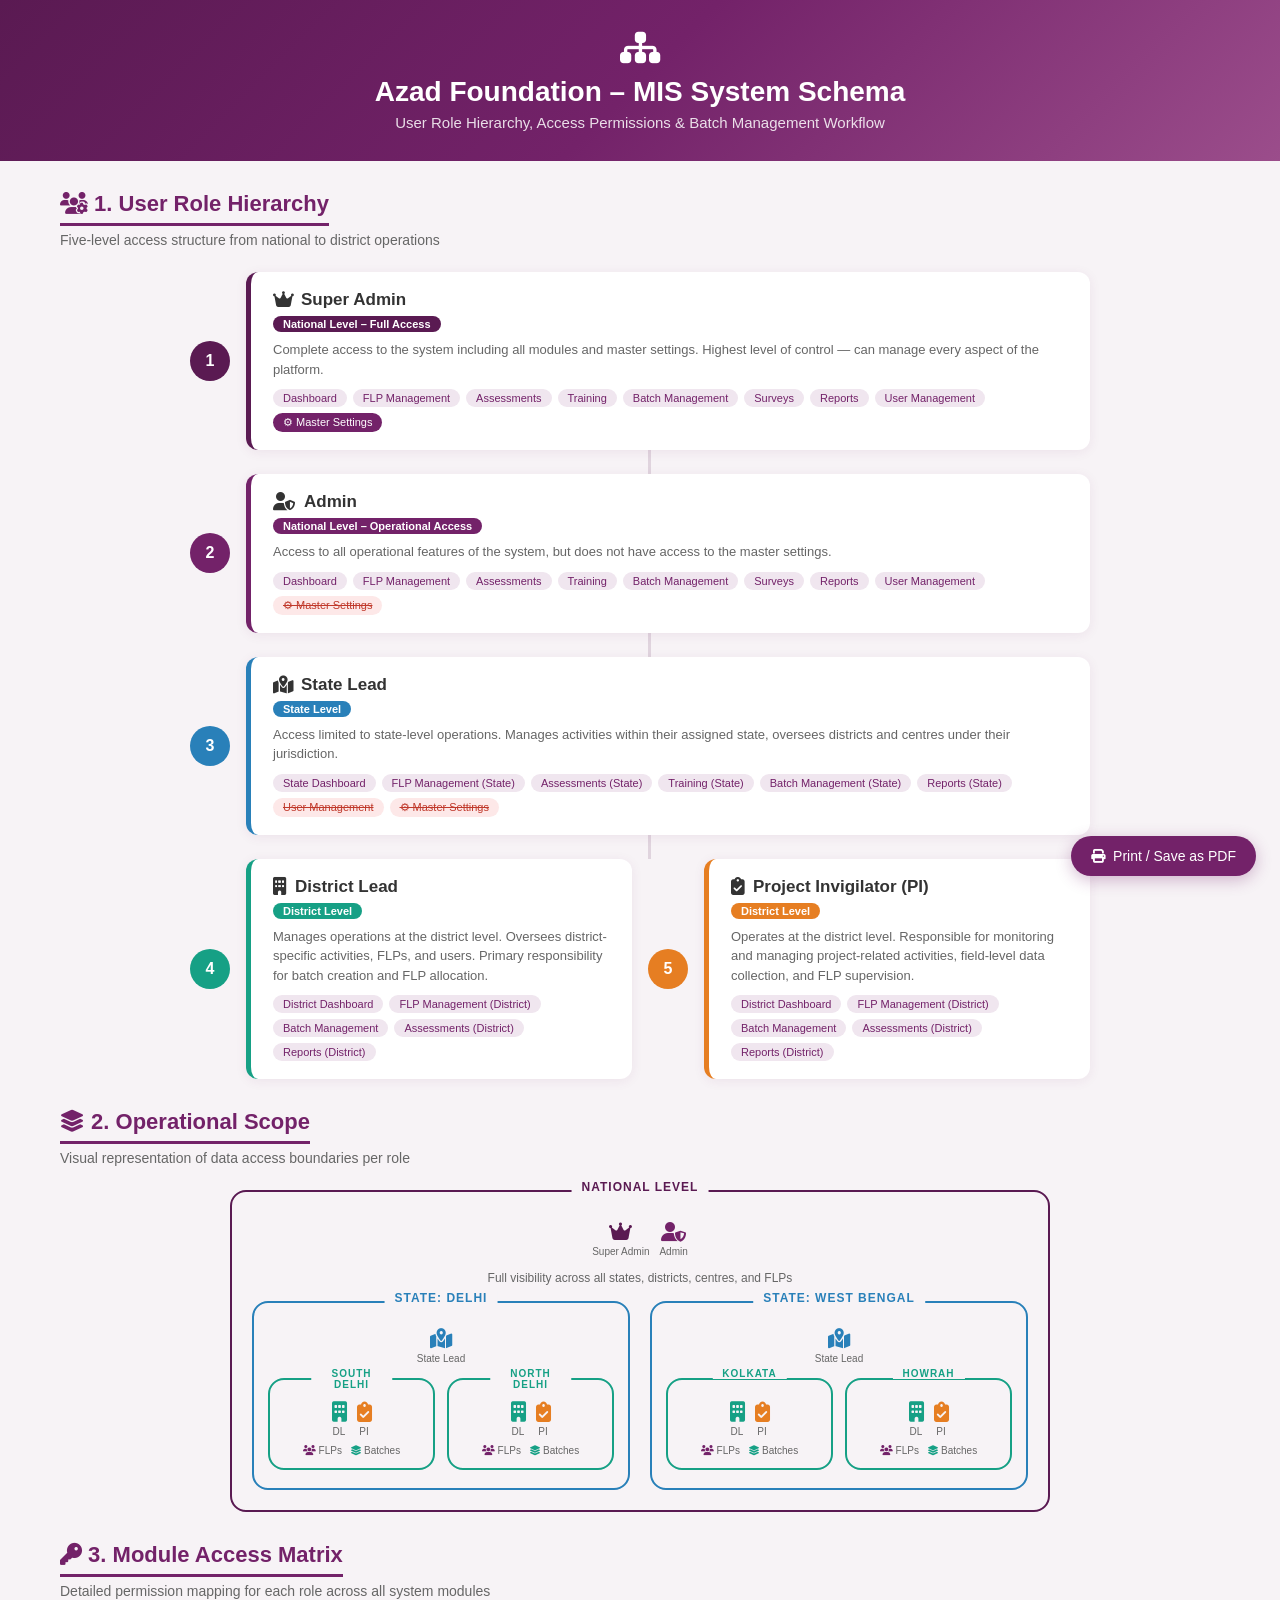
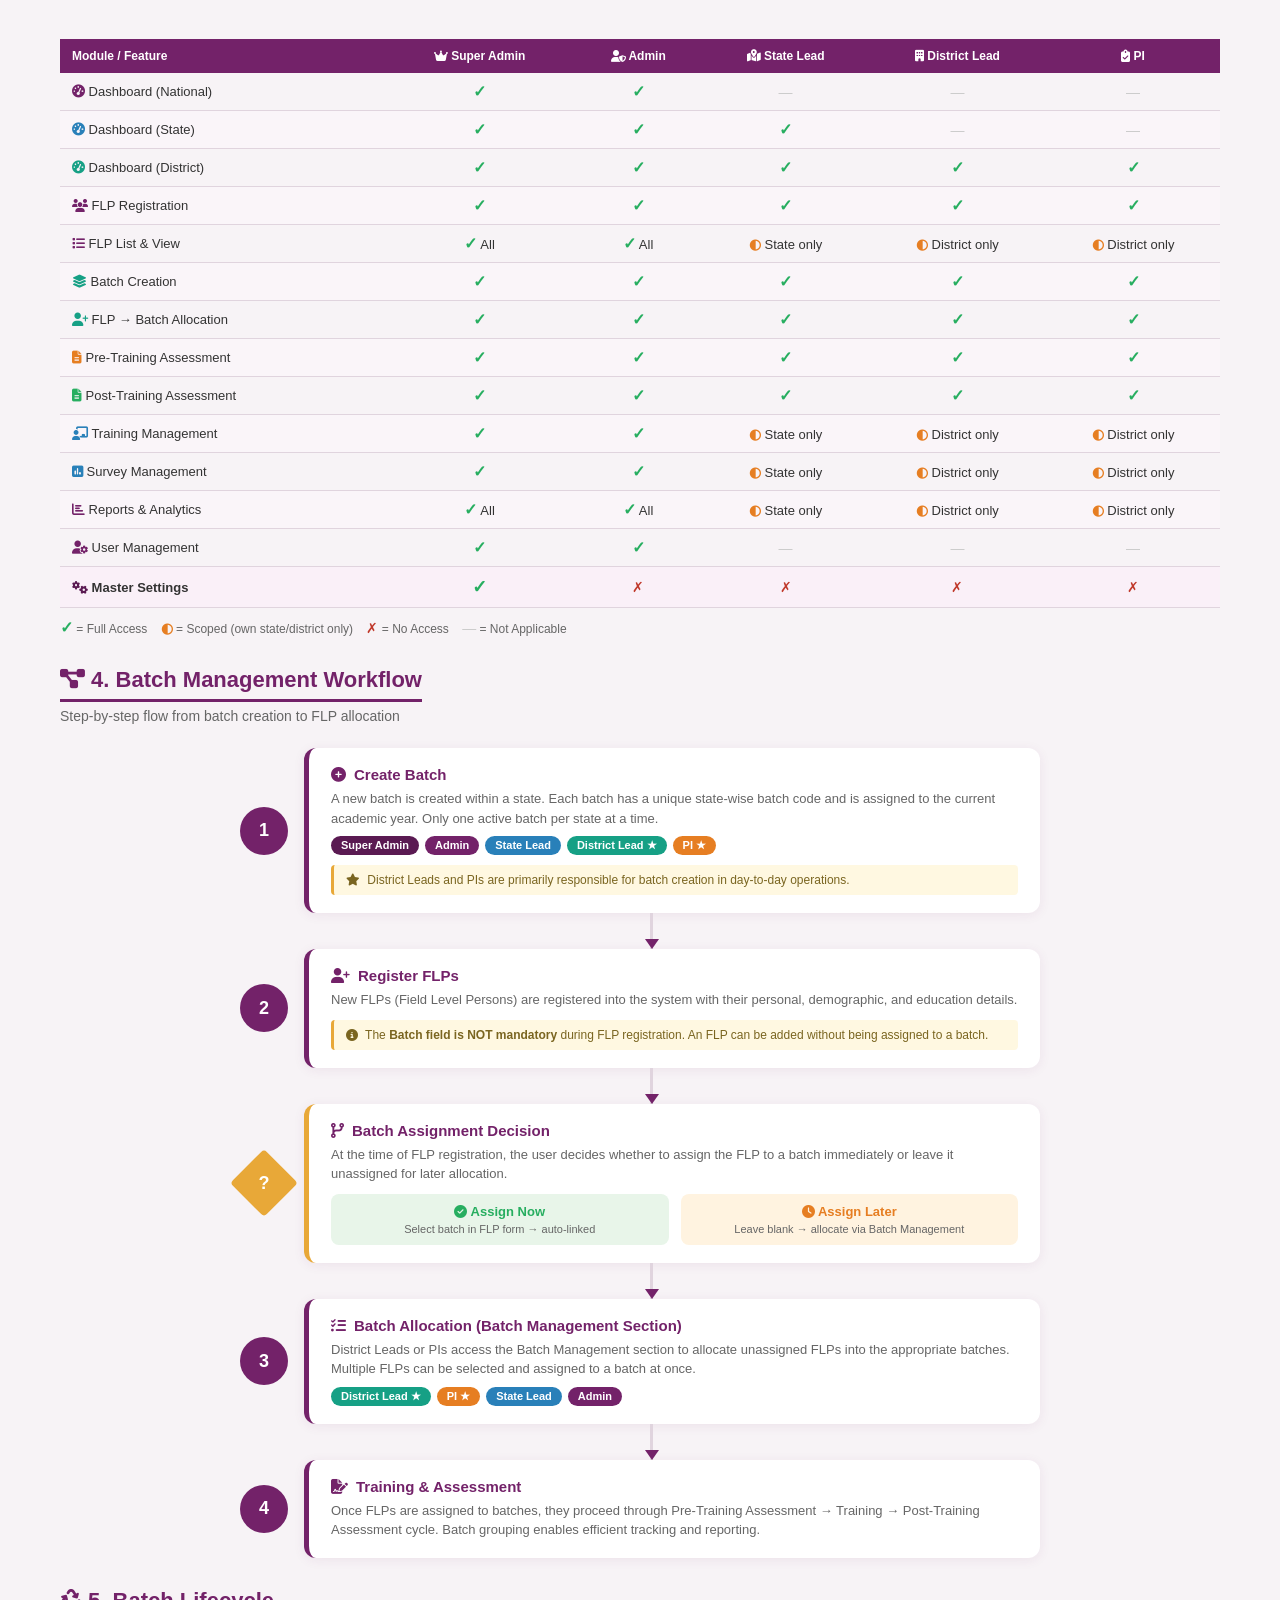
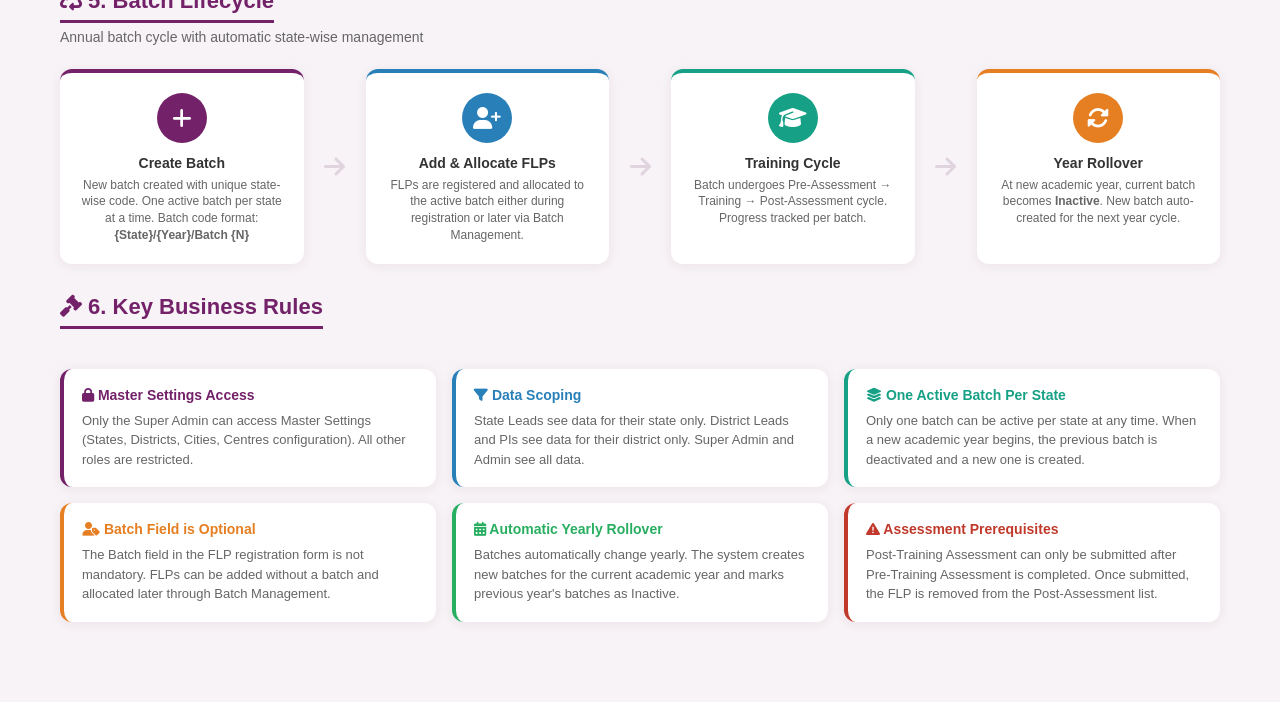
<file: azad/frontend/schema.html>
<!DOCTYPE html>
<html lang="en">
<head>
<meta charset="UTF-8">
<meta name="viewport" content="width=device-width, initial-scale=1.0">
<title>Azad MIS – System Schema & Workflow</title>
<link href="https://cdnjs.cloudflare.com/ajax/libs/font-awesome/6.4.0/css/all.min.css" rel="stylesheet">
<style>
  :root {
    --primary: #732269;
    --primary-light: #9b4d8b;
    --primary-dark: #5a1a52;
    --accent: #e8a838;
    --bg: #f7f3f6;
    --card-bg: #fff;
    --text: #333;
    --text-light: #666;
    --border: #e0d4de;
    --green: #27ae60;
    --blue: #2980b9;
    --orange: #e67e22;
    --red: #c0392b;
    --teal: #16a085;
  }

  * { box-sizing: border-box; margin: 0; padding: 0; }
  body { font-family: 'Segoe UI', Tahoma, Geneva, Verdana, sans-serif; background: var(--bg); color: var(--text); }

  /* ===== HEADER ===== */
  .header {
    background: linear-gradient(135deg, var(--primary-dark) 0%, var(--primary) 50%, var(--primary-light) 100%);
    color: #fff; padding: 30px 40px; text-align: center;
  }
  .header h1 { font-size: 28px; font-weight: 700; margin-bottom: 6px; }
  .header p { font-size: 15px; opacity: 0.85; }
  .header .logo-row { display: flex; align-items: center; justify-content: center; gap: 14px; margin-bottom: 10px; }
  .header .logo-row img { height: 44px; }

  /* ===== SECTION ===== */
  .section { max-width: 1200px; margin: 30px auto; padding: 0 20px; }
  .section-title {
    font-size: 22px; font-weight: 700; color: var(--primary);
    border-bottom: 3px solid var(--primary); display: inline-block;
    padding-bottom: 6px; margin-bottom: 24px;
  }
  .section-subtitle { font-size: 14px; color: var(--text-light); margin-top: -18px; margin-bottom: 24px; }

  /* ===== USER HIERARCHY ===== */
  .hierarchy-wrapper { display: flex; flex-direction: column; align-items: center; gap: 0; }

  .hierarchy-level {
    display: flex; align-items: center; gap: 16px; width: 100%;
    max-width: 900px; position: relative;
  }
  .hierarchy-level .level-badge {
    flex: 0 0 40px; height: 40px; border-radius: 50%; display: flex;
    align-items: center; justify-content: center; color: #fff;
    font-weight: 700; font-size: 16px; z-index: 2;
  }

  .hierarchy-card {
    flex: 1; background: var(--card-bg); border-radius: 12px;
    padding: 18px 22px; box-shadow: 0 2px 12px rgba(115,34,105,0.08);
    border-left: 5px solid; position: relative; transition: transform 0.2s;
  }
  .hierarchy-card:hover { transform: translateY(-2px); box-shadow: 0 6px 20px rgba(115,34,105,0.12); }
  .hierarchy-card h3 { font-size: 17px; margin-bottom: 4px; display: flex; align-items: center; gap: 8px; }
  .hierarchy-card h3 i { font-size: 18px; }
  .hierarchy-card .scope-tag {
    display: inline-block; font-size: 11px; font-weight: 600;
    padding: 2px 10px; border-radius: 20px; color: #fff; margin-bottom: 8px;
  }
  .hierarchy-card .desc { font-size: 13px; color: var(--text-light); line-height: 1.5; }
  .hierarchy-card .access-list {
    display: flex; flex-wrap: wrap; gap: 6px; margin-top: 10px;
  }
  .hierarchy-card .access-chip {
    font-size: 11px; padding: 3px 10px; border-radius: 14px;
    background: #f0e6ef; color: var(--primary); font-weight: 500;
  }
  .hierarchy-card .access-chip.denied {
    background: #fde8e8; color: var(--red); text-decoration: line-through;
  }

  /* connector line */
  .connector { width: 3px; height: 24px; background: var(--border); margin-left: 19px; }

  /* level colors */
  .level-super .level-badge, .level-super .scope-tag { background: var(--primary-dark); }
  .level-super .hierarchy-card { border-left-color: var(--primary-dark); }

  .level-admin .level-badge, .level-admin .scope-tag { background: var(--primary); }
  .level-admin .hierarchy-card { border-left-color: var(--primary); }

  .level-state .level-badge, .level-state .scope-tag { background: var(--blue); }
  .level-state .hierarchy-card { border-left-color: var(--blue); }

  .level-district .level-badge, .level-district .scope-tag { background: var(--teal); }
  .level-district .hierarchy-card { border-left-color: var(--teal); }

  .level-pi .level-badge, .level-pi .scope-tag { background: var(--orange); }
  .level-pi .hierarchy-card { border-left-color: var(--orange); }

  /* ===== ACCESS MATRIX TABLE ===== */
  .matrix-table { width: 100%; border-collapse: collapse; margin-top: 16px; font-size: 13px; }
  .matrix-table th {
    background: var(--primary); color: #fff; padding: 10px 12px;
    text-align: center; font-weight: 600; font-size: 12px;
  }
  .matrix-table th:first-child { text-align: left; min-width: 200px; }
  .matrix-table td { padding: 9px 12px; border-bottom: 1px solid var(--border); text-align: center; }
  .matrix-table td:first-child { text-align: left; font-weight: 500; }
  .matrix-table tr:nth-child(even) { background: #faf5f9; }
  .matrix-table tr:hover { background: #f0e6ef; }
  .check { color: var(--green); font-weight: 700; font-size: 16px; }
  .cross { color: #ccc; font-size: 14px; }
  .partial { color: var(--orange); font-weight: 700; font-size: 14px; }

  /* ===== FLOW DIAGRAM ===== */
  .flow-container {
    display: flex; flex-direction: column; align-items: center; gap: 0;
    margin-top: 20px;
  }
  .flow-step {
    display: flex; align-items: center; gap: 16px; width: 100%;
    max-width: 800px;
  }
  .flow-step .step-num {
    flex: 0 0 48px; height: 48px; border-radius: 50%;
    background: var(--primary); color: #fff; display: flex;
    align-items: center; justify-content: center; font-weight: 700;
    font-size: 18px; z-index: 2;
  }
  .flow-card {
    flex: 1; background: var(--card-bg); border-radius: 12px;
    padding: 18px 22px; box-shadow: 0 2px 12px rgba(115,34,105,0.08);
    border-left: 5px solid var(--primary);
  }
  .flow-card h4 { font-size: 15px; color: var(--primary); margin-bottom: 6px; display: flex; align-items: center; gap: 8px; }
  .flow-card p { font-size: 13px; color: var(--text-light); line-height: 1.5; }
  .flow-card .role-tags { display: flex; flex-wrap: wrap; gap: 6px; margin-top: 8px; }
  .flow-card .role-tag {
    font-size: 11px; padding: 3px 10px; border-radius: 14px;
    font-weight: 600; color: #fff;
  }
  .flow-card .note {
    margin-top: 10px; padding: 8px 12px; background: #fff8e1;
    border-left: 3px solid var(--accent); border-radius: 4px;
    font-size: 12px; color: #7a6520;
  }
  .flow-card .note i { margin-right: 4px; }

  .flow-arrow {
    display: flex; align-items: center; justify-content: center;
    height: 36px; margin-left: 22px;
  }
  .flow-arrow .arrow-line {
    width: 3px; height: 100%; background: var(--border); position: relative;
  }
  .flow-arrow .arrow-line::after {
    content: ''; position: absolute; bottom: 0; left: -5px;
    border-left: 7px solid transparent; border-right: 7px solid transparent;
    border-top: 10px solid var(--primary);
  }

  /* decision diamond */
  .flow-step.decision .step-num {
    border-radius: 4px; transform: rotate(45deg);
    background: var(--accent);
  }
  .flow-step.decision .step-num span { transform: rotate(-45deg); display: block; }
  .flow-step.decision .flow-card { border-left-color: var(--accent); }

  /* ===== SCOPE DIAGRAM ===== */
  .scope-diagram {
    display: flex; justify-content: center; gap: 0; margin-top: 20px;
    flex-wrap: wrap;
  }
  .scope-box {
    border: 2px solid; border-radius: 16px; padding: 20px;
    position: relative; text-align: center; min-width: 260px;
  }
  .scope-box .scope-label {
    position: absolute; top: -12px; left: 50%; transform: translateX(-50%);
    background: var(--bg); padding: 0 10px; font-size: 12px;
    font-weight: 700; text-transform: uppercase; letter-spacing: 1px;
  }
  .scope-national { border-color: var(--primary-dark); margin: 0 auto; width: 100%; max-width: 820px; }
  .scope-national .scope-label { color: var(--primary-dark); }

  .scope-state-row { display: flex; gap: 20px; justify-content: center; margin-top: 16px; flex-wrap: wrap; }
  .scope-state {
    border-color: var(--blue); flex: 1; min-width: 220px; max-width: 380px;
    padding: 18px 14px;
  }
  .scope-state .scope-label { color: var(--blue); }

  .scope-district-row { display: flex; gap: 12px; justify-content: center; margin-top: 14px; flex-wrap: wrap; }
  .scope-district {
    border-color: var(--teal); flex: 1; min-width: 140px; max-width: 170px;
    padding: 12px 8px; font-size: 12px;
  }
  .scope-district .scope-label { color: var(--teal); font-size: 10px; }

  .role-icon-row {
    display: flex; justify-content: center; gap: 10px; margin-top: 10px;
  }
  .role-icon-item {
    display: flex; flex-direction: column; align-items: center; gap: 4px;
    font-size: 10px; color: var(--text-light);
  }
  .role-icon-item i { font-size: 20px; }
  .role-icon-item.super i { color: var(--primary-dark); }
  .role-icon-item.admin i { color: var(--primary); }
  .role-icon-item.state i { color: var(--blue); }
  .role-icon-item.district i { color: var(--teal); }
  .role-icon-item.pi i { color: var(--orange); }

  /* ===== BATCH LIFECYCLE ===== */
  .lifecycle-row {
    display: flex; gap: 16px; justify-content: center; flex-wrap: wrap;
    margin-top: 20px;
  }
  .lifecycle-card {
    background: var(--card-bg); border-radius: 12px; padding: 20px;
    box-shadow: 0 2px 12px rgba(115,34,105,0.08); text-align: center;
    flex: 1; min-width: 200px; max-width: 260px; border-top: 4px solid;
    position: relative;
  }
  .lifecycle-card .lc-icon {
    width: 50px; height: 50px; border-radius: 50%; display: flex;
    align-items: center; justify-content: center; margin: 0 auto 12px;
    font-size: 22px; color: #fff;
  }
  .lifecycle-card h4 { font-size: 14px; margin-bottom: 6px; }
  .lifecycle-card p { font-size: 12px; color: var(--text-light); line-height: 1.4; }
  .lifecycle-card.lc-create { border-top-color: var(--primary); }
  .lifecycle-card.lc-create .lc-icon { background: var(--primary); }
  .lifecycle-card.lc-add { border-top-color: var(--blue); }
  .lifecycle-card.lc-add .lc-icon { background: var(--blue); }
  .lifecycle-card.lc-alloc { border-top-color: var(--teal); }
  .lifecycle-card.lc-alloc .lc-icon { background: var(--teal); }
  .lifecycle-card.lc-assess { border-top-color: var(--orange); }
  .lifecycle-card.lc-assess .lc-icon { background: var(--orange); }

  .lc-arrow {
    display: flex; align-items: center; font-size: 24px; color: var(--border);
    flex: 0 0 30px; justify-content: center;
  }

  /* ===== PRINT STYLES ===== */
  .print-btn {
    position: fixed; bottom: 24px; right: 24px; background: var(--primary);
    color: #fff; border: none; padding: 12px 20px; border-radius: 30px;
    font-size: 14px; cursor: pointer; box-shadow: 0 4px 16px rgba(115,34,105,0.3);
    z-index: 100; display: flex; align-items: center; gap: 8px;
  }
  .print-btn:hover { background: var(--primary-dark); }

  @media print {
    .print-btn { display: none; }
    body { background: #fff; }
    .section { page-break-inside: avoid; }
  }

  /* ===== RESPONSIVE ===== */
  @media (max-width: 768px) {
    .header h1 { font-size: 22px; }
    .scope-state-row { flex-direction: column; align-items: center; }
    .lifecycle-row { flex-direction: column; align-items: center; }
    .lc-arrow { transform: rotate(90deg); flex: 0 0 20px; }
  }
</style>
</head>
<body>

<!-- HEADER -->
<div class="header">
  <div class="logo-row">
    <i class="fas fa-sitemap" style="font-size:36px;"></i>
  </div>
  <h1>Azad Foundation – MIS System Schema</h1>
  <p>User Role Hierarchy, Access Permissions & Batch Management Workflow</p>
</div>

<!-- ========== SECTION 1: USER ROLE HIERARCHY ========== -->
<div class="section">
  <div class="section-title"><i class="fas fa-users-cog"></i> 1. User Role Hierarchy</div>
  <p class="section-subtitle">Five-level access structure from national to district operations</p>

  <div class="hierarchy-wrapper">

    <!-- Level 1: Super Admin -->
    <div class="hierarchy-level level-super">
      <div class="level-badge">1</div>
      <div class="hierarchy-card">
        <h3><i class="fas fa-crown"></i> Super Admin</h3>
        <span class="scope-tag">National Level – Full Access</span>
        <p class="desc">Complete access to the system including all modules and master settings. Highest level of control — can manage every aspect of the platform.</p>
        <div class="access-list">
          <span class="access-chip">Dashboard</span>
          <span class="access-chip">FLP Management</span>
          <span class="access-chip">Assessments</span>
          <span class="access-chip">Training</span>
          <span class="access-chip">Batch Management</span>
          <span class="access-chip">Surveys</span>
          <span class="access-chip">Reports</span>
          <span class="access-chip">User Management</span>
          <span class="access-chip" style="background:#732269;color:#fff;">⚙ Master Settings</span>
        </div>
      </div>
    </div>

    <div class="connector"></div>

    <!-- Level 2: Admin -->
    <div class="hierarchy-level level-admin">
      <div class="level-badge">2</div>
      <div class="hierarchy-card">
        <h3><i class="fas fa-user-shield"></i> Admin</h3>
        <span class="scope-tag">National Level – Operational Access</span>
        <p class="desc">Access to all operational features of the system, but does not have access to the master settings.</p>
        <div class="access-list">
          <span class="access-chip">Dashboard</span>
          <span class="access-chip">FLP Management</span>
          <span class="access-chip">Assessments</span>
          <span class="access-chip">Training</span>
          <span class="access-chip">Batch Management</span>
          <span class="access-chip">Surveys</span>
          <span class="access-chip">Reports</span>
          <span class="access-chip">User Management</span>
          <span class="access-chip denied">⚙ Master Settings</span>
        </div>
      </div>
    </div>

    <div class="connector"></div>

    <!-- Level 3: State Lead -->
    <div class="hierarchy-level level-state">
      <div class="level-badge">3</div>
      <div class="hierarchy-card">
        <h3><i class="fas fa-map-marked-alt"></i> State Lead</h3>
        <span class="scope-tag">State Level</span>
        <p class="desc">Access limited to state-level operations. Manages activities within their assigned state, oversees districts and centres under their jurisdiction.</p>
        <div class="access-list">
          <span class="access-chip">State Dashboard</span>
          <span class="access-chip">FLP Management (State)</span>
          <span class="access-chip">Assessments (State)</span>
          <span class="access-chip">Training (State)</span>
          <span class="access-chip">Batch Management (State)</span>
          <span class="access-chip">Reports (State)</span>
          <span class="access-chip denied">User Management</span>
          <span class="access-chip denied">⚙ Master Settings</span>
        </div>
      </div>
    </div>

    <div class="connector"></div>

    <!-- Level 4 & 5 side by side -->
    <div style="display:flex; gap:16px; width:100%; max-width:900px; flex-wrap:wrap;">

      <!-- Level 4: District Lead -->
      <div class="hierarchy-level level-district" style="flex:1; min-width:380px;">
        <div class="level-badge">4</div>
        <div class="hierarchy-card">
          <h3><i class="fas fa-building"></i> District Lead</h3>
          <span class="scope-tag">District Level</span>
          <p class="desc">Manages operations at the district level. Oversees district-specific activities, FLPs, and users. Primary responsibility for batch creation and FLP allocation.</p>
          <div class="access-list">
            <span class="access-chip">District Dashboard</span>
            <span class="access-chip">FLP Management (District)</span>
            <span class="access-chip">Batch Management</span>
            <span class="access-chip">Assessments (District)</span>
            <span class="access-chip">Reports (District)</span>
          </div>
        </div>
      </div>

      <!-- Level 5: PI -->
      <div class="hierarchy-level level-pi" style="flex:1; min-width:380px;">
        <div class="level-badge">5</div>
        <div class="hierarchy-card">
          <h3><i class="fas fa-clipboard-check"></i> Project Invigilator (PI)</h3>
          <span class="scope-tag">District Level</span>
          <p class="desc">Operates at the district level. Responsible for monitoring and managing project-related activities, field-level data collection, and FLP supervision.</p>
          <div class="access-list">
            <span class="access-chip">District Dashboard</span>
            <span class="access-chip">FLP Management (District)</span>
            <span class="access-chip">Batch Management</span>
            <span class="access-chip">Assessments (District)</span>
            <span class="access-chip">Reports (District)</span>
          </div>
        </div>
      </div>

    </div>
  </div>
</div>

<!-- ========== SECTION 2: SCOPE DIAGRAM ========== -->
<div class="section">
  <div class="section-title"><i class="fas fa-layer-group"></i> 2. Operational Scope</div>
  <p class="section-subtitle">Visual representation of data access boundaries per role</p>

  <div class="scope-box scope-national">
    <span class="scope-label">National Level</span>
    <div class="role-icon-row" style="margin-bottom:14px;">
      <div class="role-icon-item super"><i class="fas fa-crown"></i><span>Super Admin</span></div>
      <div class="role-icon-item admin"><i class="fas fa-user-shield"></i><span>Admin</span></div>
    </div>
    <div style="font-size:12px;color:var(--text-light);margin-bottom:14px;">Full visibility across all states, districts, centres, and FLPs</div>

    <div class="scope-state-row">
      <!-- State 1 -->
      <div class="scope-box scope-state">
        <span class="scope-label">State: Delhi</span>
        <div class="role-icon-row" style="margin-top:8px;">
          <div class="role-icon-item state"><i class="fas fa-map-marked-alt"></i><span>State Lead</span></div>
        </div>
        <div class="scope-district-row">
          <div class="scope-box scope-district">
            <span class="scope-label">South Delhi</span>
            <div class="role-icon-row">
              <div class="role-icon-item district"><i class="fas fa-building"></i><span>DL</span></div>
              <div class="role-icon-item pi"><i class="fas fa-clipboard-check"></i><span>PI</span></div>
            </div>
            <div style="margin-top:8px;font-size:10px;color:var(--text-light);">
              <i class="fas fa-users" style="color:var(--primary);"></i> FLPs &nbsp;
              <i class="fas fa-layer-group" style="color:var(--teal);"></i> Batches
            </div>
          </div>
          <div class="scope-box scope-district">
            <span class="scope-label">North Delhi</span>
            <div class="role-icon-row">
              <div class="role-icon-item district"><i class="fas fa-building"></i><span>DL</span></div>
              <div class="role-icon-item pi"><i class="fas fa-clipboard-check"></i><span>PI</span></div>
            </div>
            <div style="margin-top:8px;font-size:10px;color:var(--text-light);">
              <i class="fas fa-users" style="color:var(--primary);"></i> FLPs &nbsp;
              <i class="fas fa-layer-group" style="color:var(--teal);"></i> Batches
            </div>
          </div>
        </div>
      </div>

      <!-- State 2 -->
      <div class="scope-box scope-state">
        <span class="scope-label">State: West Bengal</span>
        <div class="role-icon-row" style="margin-top:8px;">
          <div class="role-icon-item state"><i class="fas fa-map-marked-alt"></i><span>State Lead</span></div>
        </div>
        <div class="scope-district-row">
          <div class="scope-box scope-district">
            <span class="scope-label">Kolkata</span>
            <div class="role-icon-row">
              <div class="role-icon-item district"><i class="fas fa-building"></i><span>DL</span></div>
              <div class="role-icon-item pi"><i class="fas fa-clipboard-check"></i><span>PI</span></div>
            </div>
            <div style="margin-top:8px;font-size:10px;color:var(--text-light);">
              <i class="fas fa-users" style="color:var(--primary);"></i> FLPs &nbsp;
              <i class="fas fa-layer-group" style="color:var(--teal);"></i> Batches
            </div>
          </div>
          <div class="scope-box scope-district">
            <span class="scope-label">Howrah</span>
            <div class="role-icon-row">
              <div class="role-icon-item district"><i class="fas fa-building"></i><span>DL</span></div>
              <div class="role-icon-item pi"><i class="fas fa-clipboard-check"></i><span>PI</span></div>
            </div>
            <div style="margin-top:8px;font-size:10px;color:var(--text-light);">
              <i class="fas fa-users" style="color:var(--primary);"></i> FLPs &nbsp;
              <i class="fas fa-layer-group" style="color:var(--teal);"></i> Batches
            </div>
          </div>
        </div>
      </div>
    </div>
  </div>
</div>

<!-- ========== SECTION 3: ACCESS MATRIX ========== -->
<div class="section">
  <div class="section-title"><i class="fas fa-key"></i> 3. Module Access Matrix</div>
  <p class="section-subtitle">Detailed permission mapping for each role across all system modules</p>

  <div style="overflow-x:auto;">
    <table class="matrix-table">
      <thead>
        <tr>
          <th>Module / Feature</th>
          <th><i class="fas fa-crown"></i> Super Admin</th>
          <th><i class="fas fa-user-shield"></i> Admin</th>
          <th><i class="fas fa-map-marked-alt"></i> State Lead</th>
          <th><i class="fas fa-building"></i> District Lead</th>
          <th><i class="fas fa-clipboard-check"></i> PI</th>
        </tr>
      </thead>
      <tbody>
        <tr>
          <td><i class="fas fa-tachometer-alt" style="color:var(--primary);"></i> Dashboard (National)</td>
          <td><span class="check">✓</span></td>
          <td><span class="check">✓</span></td>
          <td><span class="cross">—</span></td>
          <td><span class="cross">—</span></td>
          <td><span class="cross">—</span></td>
        </tr>
        <tr>
          <td><i class="fas fa-tachometer-alt" style="color:var(--blue);"></i> Dashboard (State)</td>
          <td><span class="check">✓</span></td>
          <td><span class="check">✓</span></td>
          <td><span class="check">✓</span></td>
          <td><span class="cross">—</span></td>
          <td><span class="cross">—</span></td>
        </tr>
        <tr>
          <td><i class="fas fa-tachometer-alt" style="color:var(--teal);"></i> Dashboard (District)</td>
          <td><span class="check">✓</span></td>
          <td><span class="check">✓</span></td>
          <td><span class="check">✓</span></td>
          <td><span class="check">✓</span></td>
          <td><span class="check">✓</span></td>
        </tr>
        <tr>
          <td><i class="fas fa-users" style="color:var(--primary);"></i> FLP Registration</td>
          <td><span class="check">✓</span></td>
          <td><span class="check">✓</span></td>
          <td><span class="check">✓</span></td>
          <td><span class="check">✓</span></td>
          <td><span class="check">✓</span></td>
        </tr>
        <tr>
          <td><i class="fas fa-list" style="color:var(--primary);"></i> FLP List & View</td>
          <td><span class="check">✓</span> All</td>
          <td><span class="check">✓</span> All</td>
          <td><span class="partial">◐</span> State only</td>
          <td><span class="partial">◐</span> District only</td>
          <td><span class="partial">◐</span> District only</td>
        </tr>
        <tr>
          <td><i class="fas fa-layer-group" style="color:var(--teal);"></i> Batch Creation</td>
          <td><span class="check">✓</span></td>
          <td><span class="check">✓</span></td>
          <td><span class="check">✓</span></td>
          <td><span class="check">✓</span></td>
          <td><span class="check">✓</span></td>
        </tr>
        <tr>
          <td><i class="fas fa-user-plus" style="color:var(--teal);"></i> FLP → Batch Allocation</td>
          <td><span class="check">✓</span></td>
          <td><span class="check">✓</span></td>
          <td><span class="check">✓</span></td>
          <td><span class="check">✓</span></td>
          <td><span class="check">✓</span></td>
        </tr>
        <tr>
          <td><i class="fas fa-file-alt" style="color:var(--orange);"></i> Pre-Training Assessment</td>
          <td><span class="check">✓</span></td>
          <td><span class="check">✓</span></td>
          <td><span class="check">✓</span></td>
          <td><span class="check">✓</span></td>
          <td><span class="check">✓</span></td>
        </tr>
        <tr>
          <td><i class="fas fa-file-alt" style="color:var(--green);"></i> Post-Training Assessment</td>
          <td><span class="check">✓</span></td>
          <td><span class="check">✓</span></td>
          <td><span class="check">✓</span></td>
          <td><span class="check">✓</span></td>
          <td><span class="check">✓</span></td>
        </tr>
        <tr>
          <td><i class="fas fa-chalkboard-teacher" style="color:var(--blue);"></i> Training Management</td>
          <td><span class="check">✓</span></td>
          <td><span class="check">✓</span></td>
          <td><span class="partial">◐</span> State only</td>
          <td><span class="partial">◐</span> District only</td>
          <td><span class="partial">◐</span> District only</td>
        </tr>
        <tr>
          <td><i class="fas fa-poll" style="color:var(--blue);"></i> Survey Management</td>
          <td><span class="check">✓</span></td>
          <td><span class="check">✓</span></td>
          <td><span class="partial">◐</span> State only</td>
          <td><span class="partial">◐</span> District only</td>
          <td><span class="partial">◐</span> District only</td>
        </tr>
        <tr>
          <td><i class="fas fa-chart-bar" style="color:var(--primary);"></i> Reports & Analytics</td>
          <td><span class="check">✓</span> All</td>
          <td><span class="check">✓</span> All</td>
          <td><span class="partial">◐</span> State only</td>
          <td><span class="partial">◐</span> District only</td>
          <td><span class="partial">◐</span> District only</td>
        </tr>
        <tr>
          <td><i class="fas fa-user-cog" style="color:var(--primary);"></i> User Management</td>
          <td><span class="check">✓</span></td>
          <td><span class="check">✓</span></td>
          <td><span class="cross">—</span></td>
          <td><span class="cross">—</span></td>
          <td><span class="cross">—</span></td>
        </tr>
        <tr style="background:#faf0f8;">
          <td><strong><i class="fas fa-cogs" style="color:var(--primary-dark);"></i> Master Settings</strong></td>
          <td><span class="check" style="font-size:18px;">✓</span></td>
          <td><span class="cross" style="color:var(--red);">✗</span></td>
          <td><span class="cross" style="color:var(--red);">✗</span></td>
          <td><span class="cross" style="color:var(--red);">✗</span></td>
          <td><span class="cross" style="color:var(--red);">✗</span></td>
        </tr>
      </tbody>
    </table>
  </div>
  <div style="margin-top:10px;font-size:12px;color:var(--text-light);">
    <span class="check">✓</span> = Full Access &nbsp;&nbsp;
    <span class="partial">◐</span> = Scoped (own state/district only) &nbsp;&nbsp;
    <span class="cross" style="color:var(--red);">✗</span> = No Access &nbsp;&nbsp;
    <span class="cross">—</span> = Not Applicable
  </div>
</div>

<!-- ========== SECTION 4: BATCH MANAGEMENT FLOW ========== -->
<div class="section">
  <div class="section-title"><i class="fas fa-project-diagram"></i> 4. Batch Management Workflow</div>
  <p class="section-subtitle">Step-by-step flow from batch creation to FLP allocation</p>

  <div class="flow-container">

    <!-- Step 1 -->
    <div class="flow-step">
      <div class="step-num">1</div>
      <div class="flow-card">
        <h4><i class="fas fa-plus-circle"></i> Create Batch</h4>
        <p>A new batch is created within a state. Each batch has a unique state-wise batch code and is assigned to the current academic year. Only one active batch per state at a time.</p>
        <div class="role-tags">
          <span class="role-tag" style="background:var(--primary-dark);">Super Admin</span>
          <span class="role-tag" style="background:var(--primary);">Admin</span>
          <span class="role-tag" style="background:var(--blue);">State Lead</span>
          <span class="role-tag" style="background:var(--teal);">District Lead ★</span>
          <span class="role-tag" style="background:var(--orange);">PI ★</span>
        </div>
        <div class="note"><i class="fas fa-star"></i> District Leads and PIs are primarily responsible for batch creation in day-to-day operations.</div>
      </div>
    </div>

    <div class="flow-arrow"><div class="arrow-line"></div></div>

    <!-- Step 2 -->
    <div class="flow-step">
      <div class="step-num">2</div>
      <div class="flow-card">
        <h4><i class="fas fa-user-plus"></i> Register FLPs</h4>
        <p>New FLPs (Field Level Persons) are registered into the system with their personal, demographic, and education details.</p>
        <div class="note"><i class="fas fa-info-circle"></i> The <strong>Batch field is NOT mandatory</strong> during FLP registration. An FLP can be added without being assigned to a batch.</div>
      </div>
    </div>

    <div class="flow-arrow"><div class="arrow-line"></div></div>

    <!-- Step 3 (Decision) -->
    <div class="flow-step decision">
      <div class="step-num"><span>?</span></div>
      <div class="flow-card">
        <h4><i class="fas fa-code-branch"></i> Batch Assignment Decision</h4>
        <p>At the time of FLP registration, the user decides whether to assign the FLP to a batch immediately or leave it unassigned for later allocation.</p>
        <div style="display:flex;gap:12px;margin-top:10px;flex-wrap:wrap;">
          <div style="flex:1;min-width:180px;padding:10px;background:#e8f5e9;border-radius:8px;text-align:center;">
            <div style="font-weight:600;color:var(--green);font-size:13px;"><i class="fas fa-check-circle"></i> Assign Now</div>
            <div style="font-size:11px;color:var(--text-light);margin-top:4px;">Select batch in FLP form → auto-linked</div>
          </div>
          <div style="flex:1;min-width:180px;padding:10px;background:#fff3e0;border-radius:8px;text-align:center;">
            <div style="font-weight:600;color:var(--orange);font-size:13px;"><i class="fas fa-clock"></i> Assign Later</div>
            <div style="font-size:11px;color:var(--text-light);margin-top:4px;">Leave blank → allocate via Batch Management</div>
          </div>
        </div>
      </div>
    </div>

    <div class="flow-arrow"><div class="arrow-line"></div></div>

    <!-- Step 4 -->
    <div class="flow-step">
      <div class="step-num">3</div>
      <div class="flow-card">
        <h4><i class="fas fa-tasks"></i> Batch Allocation (Batch Management Section)</h4>
        <p>District Leads or PIs access the Batch Management section to allocate unassigned FLPs into the appropriate batches. Multiple FLPs can be selected and assigned to a batch at once.</p>
        <div class="role-tags">
          <span class="role-tag" style="background:var(--teal);">District Lead ★</span>
          <span class="role-tag" style="background:var(--orange);">PI ★</span>
          <span class="role-tag" style="background:var(--blue);">State Lead</span>
          <span class="role-tag" style="background:var(--primary);">Admin</span>
        </div>
      </div>
    </div>

    <div class="flow-arrow"><div class="arrow-line"></div></div>

    <!-- Step 5 -->
    <div class="flow-step">
      <div class="step-num">4</div>
      <div class="flow-card">
        <h4><i class="fas fa-file-signature"></i> Training & Assessment</h4>
        <p>Once FLPs are assigned to batches, they proceed through Pre-Training Assessment → Training → Post-Training Assessment cycle. Batch grouping enables efficient tracking and reporting.</p>
      </div>
    </div>

  </div>
</div>

<!-- ========== SECTION 5: BATCH LIFECYCLE ========== -->
<div class="section">
  <div class="section-title"><i class="fas fa-recycle"></i> 5. Batch Lifecycle</div>
  <p class="section-subtitle">Annual batch cycle with automatic state-wise management</p>

  <div class="lifecycle-row">
    <div class="lifecycle-card lc-create">
      <div class="lc-icon"><i class="fas fa-plus"></i></div>
      <h4>Create Batch</h4>
      <p>New batch created with unique state-wise code. One active batch per state at a time. Batch code format: <strong>{State}/{Year}/Batch {N}</strong></p>
    </div>
    <div class="lc-arrow"><i class="fas fa-arrow-right"></i></div>
    <div class="lifecycle-card lc-add">
      <div class="lc-icon"><i class="fas fa-user-plus"></i></div>
      <h4>Add & Allocate FLPs</h4>
      <p>FLPs are registered and allocated to the active batch either during registration or later via Batch Management.</p>
    </div>
    <div class="lc-arrow"><i class="fas fa-arrow-right"></i></div>
    <div class="lifecycle-card lc-alloc">
      <div class="lc-icon"><i class="fas fa-graduation-cap"></i></div>
      <h4>Training Cycle</h4>
      <p>Batch undergoes Pre-Assessment → Training → Post-Assessment cycle. Progress tracked per batch.</p>
    </div>
    <div class="lc-arrow"><i class="fas fa-arrow-right"></i></div>
    <div class="lifecycle-card lc-assess">
      <div class="lc-icon"><i class="fas fa-sync-alt"></i></div>
      <h4>Year Rollover</h4>
      <p>At new academic year, current batch becomes <strong>Inactive</strong>. New batch auto-created for the next year cycle.</p>
    </div>
  </div>
</div>

<!-- ========== SECTION 6: KEY RULES ========== -->
<div class="section" style="margin-bottom:80px;">
  <div class="section-title"><i class="fas fa-gavel"></i> 6. Key Business Rules</div>
  <div style="display:grid;grid-template-columns:repeat(auto-fit,minmax(340px,1fr));gap:16px;margin-top:16px;">

    <div style="background:var(--card-bg);border-radius:12px;padding:18px;box-shadow:0 2px 12px rgba(115,34,105,0.08);border-left:4px solid var(--primary);">
      <h4 style="font-size:14px;color:var(--primary);margin-bottom:8px;"><i class="fas fa-lock"></i> Master Settings Access</h4>
      <p style="font-size:13px;color:var(--text-light);line-height:1.5;">Only the Super Admin can access Master Settings (States, Districts, Cities, Centres configuration). All other roles are restricted.</p>
    </div>

    <div style="background:var(--card-bg);border-radius:12px;padding:18px;box-shadow:0 2px 12px rgba(115,34,105,0.08);border-left:4px solid var(--blue);">
      <h4 style="font-size:14px;color:var(--blue);margin-bottom:8px;"><i class="fas fa-filter"></i> Data Scoping</h4>
      <p style="font-size:13px;color:var(--text-light);line-height:1.5;">State Leads see data for their state only. District Leads and PIs see data for their district only. Super Admin and Admin see all data.</p>
    </div>

    <div style="background:var(--card-bg);border-radius:12px;padding:18px;box-shadow:0 2px 12px rgba(115,34,105,0.08);border-left:4px solid var(--teal);">
      <h4 style="font-size:14px;color:var(--teal);margin-bottom:8px;"><i class="fas fa-layer-group"></i> One Active Batch Per State</h4>
      <p style="font-size:13px;color:var(--text-light);line-height:1.5;">Only one batch can be active per state at any time. When a new academic year begins, the previous batch is deactivated and a new one is created.</p>
    </div>

    <div style="background:var(--card-bg);border-radius:12px;padding:18px;box-shadow:0 2px 12px rgba(115,34,105,0.08);border-left:4px solid var(--orange);">
      <h4 style="font-size:14px;color:var(--orange);margin-bottom:8px;"><i class="fas fa-user-tag"></i> Batch Field is Optional</h4>
      <p style="font-size:13px;color:var(--text-light);line-height:1.5;">The Batch field in the FLP registration form is not mandatory. FLPs can be added without a batch and allocated later through Batch Management.</p>
    </div>

    <div style="background:var(--card-bg);border-radius:12px;padding:18px;box-shadow:0 2px 12px rgba(115,34,105,0.08);border-left:4px solid var(--green);">
      <h4 style="font-size:14px;color:var(--green);margin-bottom:8px;"><i class="fas fa-calendar-alt"></i> Automatic Yearly Rollover</h4>
      <p style="font-size:13px;color:var(--text-light);line-height:1.5;">Batches automatically change yearly. The system creates new batches for the current academic year and marks previous year's batches as Inactive.</p>
    </div>

    <div style="background:var(--card-bg);border-radius:12px;padding:18px;box-shadow:0 2px 12px rgba(115,34,105,0.08);border-left:4px solid var(--red);">
      <h4 style="font-size:14px;color:var(--red);margin-bottom:8px;"><i class="fas fa-exclamation-triangle"></i> Assessment Prerequisites</h4>
      <p style="font-size:13px;color:var(--text-light);line-height:1.5;">Post-Training Assessment can only be submitted after Pre-Training Assessment is completed. Once submitted, the FLP is removed from the Post-Assessment list.</p>
    </div>

  </div>
</div>

<!-- Print Button -->
<button class="print-btn" onclick="window.print()">
  <i class="fas fa-print"></i> Print / Save as PDF
</button>

</body>
</html>
</file>
